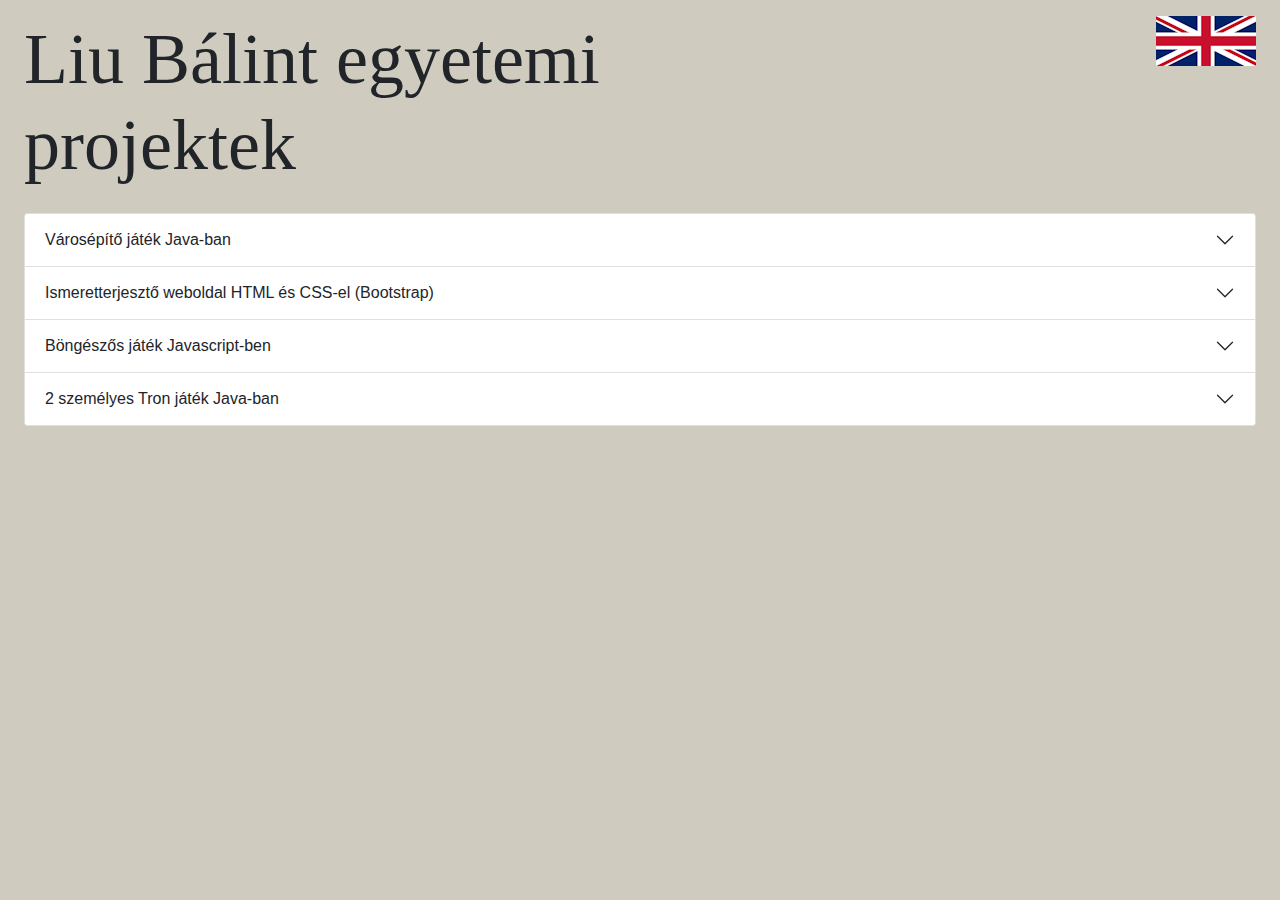
<file: index.html>
<!DOCTYPE html>
<html lang="en">

<head>
    <meta charset="UTF-8">
    <meta name="viewport" content="width=device-width, initial-scale=1.0">
    <link rel="stylesheet" href="css/bootstrap.min.css">
    <link rel="stylesheet" href="css/sajat.css">
    <title>Liu Bálint projektek</title>
</head>

<body>
    <div class="container-fluid px-4">
        <div class="row mt-3 mb-3">
            <div class="col">
                <h1 class="display-2">Liu Bálint egyetemi projektek</h1>
            </div>
            <div class="col">
                <a href="./en"><img class="float-end" src="images/flag_eng.png"></a>
            </div>
        </div>
        <div class="accordion">
            <div class="accordion-item"><!--gyorsfalu-->
                <h2 class="accordion-header gray">
                    <button class="accordion-button collapsed" type="button" data-bs-toggle="collapse"
                        data-bs-target="#collapseOne" aria-expanded="false" aria-controls="collapseOne">
                        Városépítő játék Java-ban
                    </button>
                </h2>
                <div id="collapseOne" class="accordion-collapse collapse" data-bs-parent="#accordionExample">
                    <div class="accordion-body">
                        <strong>Rövid leírás:</strong> A feladat egy városépítő szimulátor elkészítése volt kötelező és szabadon választható funkciókkal. A programozási nyelv-et a csapat választotta, nem volt kötelezően megadva.
                        A projektet 3 másik csoporttársammal oldottuk meg, és hogy gond nélkül tudjunk együtt dolgozni, GitLab-ot használtunk. A projektben Maven-nel 40 teszt ellenőrzi a helyes működést.
                        <br><a href="varos_epito_szimulator.pdf">Teljes feladatleírás megtekintése.</a>
                        <br><a href="downloads/gyorsfalu.jar" download>Csomagolt játék letöltése.</a>
                        <br><a href="downloads/gyorsfalu.zip" download>Intellij projekt letöltése.</a>
                        <br>Néhány kép a játékról és GitLab-ról:<br>
                        <img src="images/gyorsfalu/base.png">
                        <img src="images/gyorsfalu/stadium.png">
                        <img src="images/gyorsfalu/firefighter.png">
                        <img src="images/gyorsfalu/detail.png">
                        <img src="images/gyorsfalu/connection.png"><br>
                        <img class="bigger" src="images/gyorsfalu/wiki.png"><br>
                        <img src="images/gyorsfalu/rep_graph.png">
                        <img src="images/gyorsfalu/pipeline.png">
                    </div>
                </div>
            </div>
            <div class="accordion-item"><!--középkori oldal-->
                <h2 class="accordion-header">
                    <button class="accordion-button collapsed" type="button" data-bs-toggle="collapse"
                        data-bs-target="#collapseTwo" aria-expanded="false" aria-controls="collapseTwo">
                        Ismeretterjesztő weboldal HTML és CSS-el (Bootstrap)
                    </button>
                </h2>
                <div id="collapseTwo" class="accordion-collapse collapse" data-bs-parent="#accordionExample">
                    <div class="accordion-body">
                        <strong>Rövid leírás:</strong> A feladat egy általam választott témáról készíteni egy weboldalt számos feltétel alapján volt, például:
                        <ul>
                            <li>A weblap legalább négy, statikus HTML oldalból áll, a kezdőlap index.html néven lett elmentve. 
                                Minden HTML oldal, ami a csomagban van, be is van linkelve az oldalakra, nincs felesleges HTML állomány.
                            </li>
                            <li>Van olyan oldal, amelyben egy felhasználói élményt javító JavaScript kód van beillesztve (pl. választás alternatív stíluslapból, betűméret váltás, képgaléria, ...) 
                                A Bootstrap keretrendszer komponensei is elfogadhatóak ennél a pontnál (pl. Carousel).
                                </li>
                            <li>Alternatív, nagybetűs, nagy kontrasztú stílus változat elérhető a gyengénlátó felhasználók számára minden oldalon.
                            </li>
                        </ul>
                        <a href="downloads/oldal-feltetelek.xlsx" download>Teljes feladat-lista letöltése.</a><br>
                        <a href="kozepkor">Oldal megtekintése.</a><br>
                        <a href="downloads/honlap.zip" download>Projekt letöltése.</a>
                    </div>
                </div>
            </div>
            <div class="accordion-item"><!--lámpajáték-->
                <h2 class="accordion-header">
                    <button class="accordion-button collapsed" type="button" data-bs-toggle="collapse"
                        data-bs-target="#collapseThree" aria-expanded="false" aria-controls="collapseThree">
                        Böngészős játék Javascript-ben
                    </button>
                </h2>
                <div id="collapseThree" class="accordion-collapse collapse" data-bs-parent="#accordionExample">
                    <div class="accordion-body">
                        <strong>Rövid leírás:</strong> A feladat egy Lámpajáték elkészítése volt javascript-ben.
                        <br><a href="lampajatek">Játék és leírása megtekintése.</a>
                        <br><a href="js-kovetelmeny.pdf">Követelmények.</a>
                        <br><a href="downloads/js-jatek.zip" download>Projekt letöltése.</a>
                    </div>
                </div>
            </div>
            <div class="accordion-item"><!--Tron-->
                <h2 class="accordion-header">
                    <button class="accordion-button collapsed" type="button" data-bs-toggle="collapse"
                        data-bs-target="#collapseFour" aria-expanded="false" aria-controls="collapseFour">
                        2 személyes Tron játék Java-ban
                    </button>
                </h2>
                <div id="collapseFour" class="accordion-collapse collapse" data-bs-parent="#accordionExample">
                    <div class="accordion-body">
                        <strong>Rövid leírás:</strong> A feladat egy 2 személyes Tron játék elkészítése volt Java-ban.
                        <br><a href="tron-feladat.pdf">Teljes feladat megtekintése.</a>
                        <br><a href="downloads/tron.jar" download>Csomagolt Játék letöltése.</a> (Ui.: Ebben a .jar-ban nincs benne az adatbázis része, hogy anélkül is lehessen futtatni.)
                        <br><a href="downloads/tron.zip" download>Projekt letöltése.</a> (Ui.: Ebben a Netbeans projekt-ben viszont benne van az adatbázis rész is.)
                        <br><img src="images/tron/base.png">
                        <img src="images/tron/hs.png">

                    </div>
                </div>
            </div>
            <!--<div class="accordion-item"> C++
                <h2 class="accordion-header">
                    <button class="accordion-button collapsed" type="button" data-bs-toggle="collapse"
                        data-bs-target="#collapseFive" aria-expanded="false" aria-controls="collapseFive">
                        C++ osztály tömbök kezeléséhez
                    </button>
                </h2>
                <div id="collapseFive" class="accordion-collapse collapse" data-bs-parent="#accordionExample">
                    <div class="accordion-body">
                        <strong>Rövid leírás:</strong> A feladat egy c++ osztály írása volt, amivel könnyebben lehet használni a tömböket
                        <br><a href="downloads/arutil.zip" download>Fájlok letöltése.</a> (Ui.: A main.cpp a feladat része, és tartalmazza a teljes feladatleírást. Az én megoldásom csak az arutil.h)
                    </div>
                </div>
            </div>-->
        </div>
    </div>


    <script src="css/bootstrap.bundle.min.js"></script>
</body>

</html>
</file>
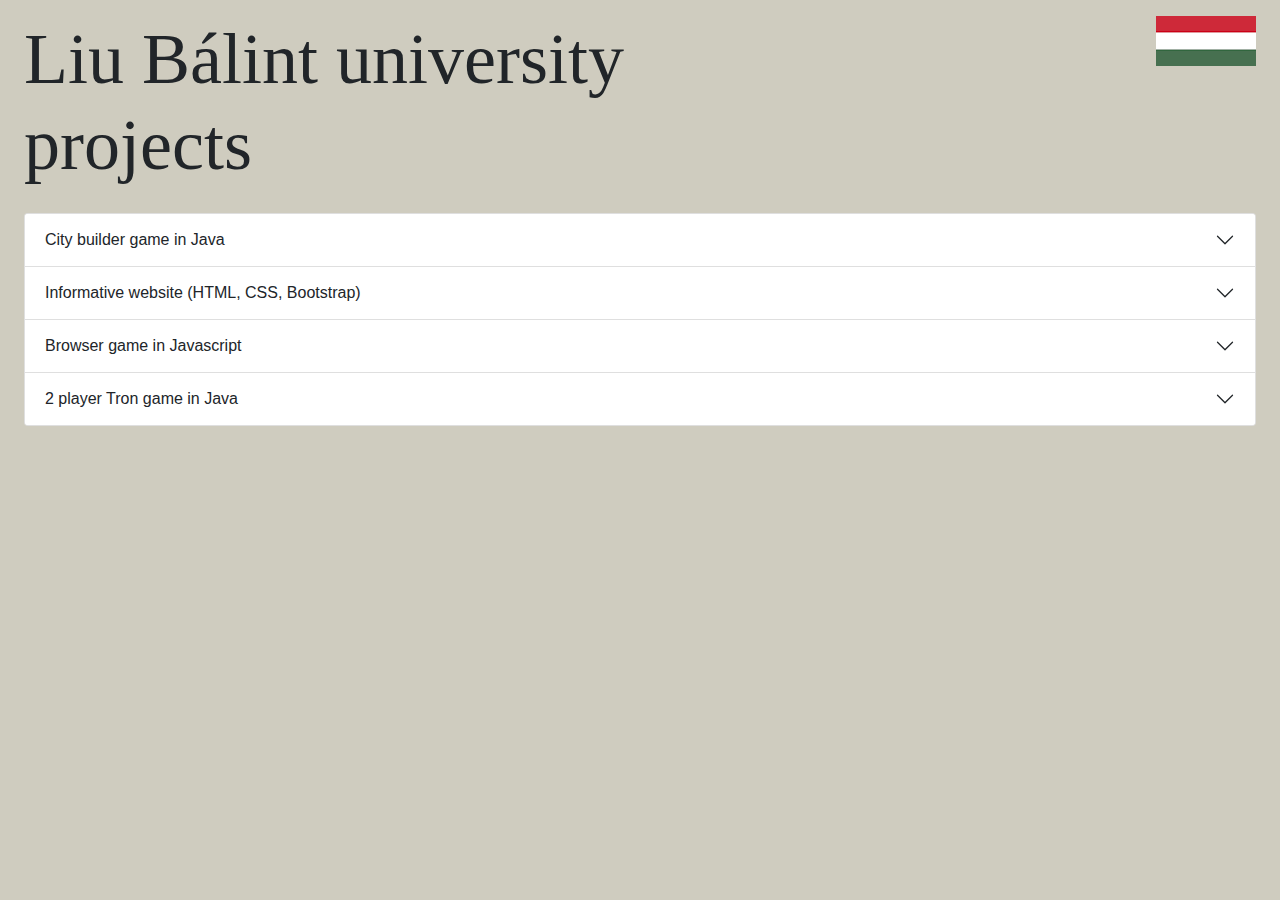
<file: en/index.html>
<!DOCTYPE html>
<html lang="en">

<head>
    <meta charset="UTF-8">
    <meta name="viewport" content="width=device-width, initial-scale=1.0">
    <link rel="stylesheet" href="../css/bootstrap.min.css">
    <link rel="stylesheet" href="../css/sajat.css">
    <title>Liu Bálint projektek</title>
</head>

<body>
    <div class="container-fluid px-4">
        <div class="row mt-3 mb-3">
            <div class="col">
                <h1 class="display-2">Liu Bálint university projects</h1>
            </div>
            <div class="col">
                <a href="../"><img class="float-end" src="../images/flag_hun.png"></a>
            </div>
        </div>
        <div class="accordion">
            <div class="accordion-item"><!--gyorsfalu-->
                <h2 class="accordion-header gray">
                    <button class="accordion-button collapsed" type="button" data-bs-toggle="collapse"
                        data-bs-target="#collapseOne" aria-expanded="false" aria-controls="collapseOne">
                        City builder game in Java
                    </button>
                </h2>
                <div id="collapseOne" class="accordion-collapse collapse" data-bs-parent="#accordionExample">
                    <div class="accordion-body">
                        <strong>Description:</strong> The assignment was to create a city building simulator with mandatory and optional functions. The programming language was chosen by the team.
                        The project was created with 3 other group members, and to work together, we used GitLab. We used Maven for the testing.
                        <br><a href="../varos_epito_szimulator.pdf">Full task-list(hungarian).</a>
                        <br><a href="../downloads/gyorsfalu.jar" download>Download packaged game.</a>
                        <br><a href="../downloads/gyorsfalu.zip" download>Download project files.</a>
                        <br>Pictures about the game and GitLab:<br>
                        <img src="../images/gyorsfalu/base.png">
                        <img src="../images/gyorsfalu/stadium.png">
                        <img src="../images/gyorsfalu/firefighter.png">
                        <img src="../images/gyorsfalu/detail.png">
                        <img src="../images/gyorsfalu/connection.png"><br>
                        <img class="bigger" src="../images/gyorsfalu/wiki.png"><br>
                        <img src="../images/gyorsfalu/rep_graph.png">
                        <img src="../images/gyorsfalu/pipeline.png">
                    </div>
                </div>
            </div>
            <div class="accordion-item"><!--középkori oldal-->
                <h2 class="accordion-header">
                    <button class="accordion-button collapsed" type="button" data-bs-toggle="collapse"
                        data-bs-target="#collapseTwo" aria-expanded="false" aria-controls="collapseTwo">
                        Informative website (HTML, CSS, Bootstrap)
                    </button>
                </h2>
                <div id="collapseTwo" class="accordion-collapse collapse" data-bs-parent="#accordionExample">
                    <div class="accordion-body">
                        <strong>Description:</strong> The assignment was to create a website on a topic of my choice.
                        <ul>
                            <li>The website contains at least four static HTML pages, where the home page is saved as index.html.
                                All HTML pages, that are included in the package are linked to the pages, there are no unnecessary HTML files.
                            </li>
                            <li>There is a page, where a JavaScript code that improves the user experience is inserted (for example: selection from an alternative style sheet, font size change, image gallery, ...)
                                The Bootstrap framework's components are also acceptable at this point (for example: Carousel).
                                </li>
                            <li>An alternative, uppercase, high-contrast style version is available for visually impaired users on all pages.
                            </li>
                        </ul>
                        <a href="../downloads/oldal-feltetelek.xlsx" download>Full task-list download(hungarian).</a><br>
                        <a href="../kozepkor">View the site(hungarian).</a><br>
                        <a href="../downloads/honlap.zip" download>Download the project files.</a>
                    </div>
                </div>
            </div>
            <div class="accordion-item"><!--lámpajáték-->
                <h2 class="accordion-header">
                    <button class="accordion-button collapsed" type="button" data-bs-toggle="collapse"
                        data-bs-target="#collapseThree" aria-expanded="false" aria-controls="collapseThree">
                        Browser game in Javascript
                    </button>
                </h2>
                <div id="collapseThree" class="accordion-collapse collapse" data-bs-parent="#accordionExample">
                    <div class="accordion-body">
                        <strong>Description:</strong> The assignment was to create a game with lamps in javascript.
                        <br><a href="../lampajatek">View the game(hungarian).</a>
                        <br><a href="../js-kovetelmeny.pdf">Tasks(hungarian).</a>
                        <br><a href="../downloads/js-jatek.zip" download>Download project files.</a>
                    </div>
                </div>
            </div>
            <div class="accordion-item"><!--Tron-->
                <h2 class="accordion-header">
                    <button class="accordion-button collapsed" type="button" data-bs-toggle="collapse"
                        data-bs-target="#collapseFour" aria-expanded="false" aria-controls="collapseFour">
                        2 player Tron game in Java
                    </button>
                </h2>
                <div id="collapseFour" class="accordion-collapse collapse" data-bs-parent="#accordionExample">
                    <div class="accordion-body">
                        <strong>Description:</strong> The assignment was to create a 2 player Tron game in Java.
                        <br><a href="../tron-feladat.pdf">Full task-list(hungarian).</a>
                        <br><a href="../downloads/tron.jar" download>Download packaged game.</a> (Ps.: The packaged game does not contain the database part, so the game can be run without it.)
                        <br><a href="../downloads/tron.zip" download>Download project files.</a> (Ps.: The project files contain the database part.)
                        <br><img src="../images/tron/base.png">
                        <img src="../images/tron/hs.png">

                    </div>
                </div>
            </div>
            <!--<div class="accordion-item"> C++
                <h2 class="accordion-header">
                    <button class="accordion-button collapsed" type="button" data-bs-toggle="collapse"
                        data-bs-target="#collapseFive" aria-expanded="false" aria-controls="collapseFive">
                        C++ osztály tömbök kezeléséhez
                    </button>
                </h2>
                <div id="collapseFive" class="accordion-collapse collapse" data-bs-parent="#accordionExample">
                    <div class="accordion-body">
                        <strong>Rövid leírás:</strong> A feladat egy c++ osztály írása volt, amivel könnyebben lehet használni a tömböket
                        <br><a href="../downloads/arutil.zip" download>Fájlok letöltése.</a> (Ui.: A main.cpp a feladat része, és tartalmazza a teljes feladatleírást. Az én megoldásom csak az arutil.h)
                    </div>
                </div>
            </div>-->
        </div>
    </div>


    <script src="../css/bootstrap.bundle.min.js"></script>
</body>

</html>
</file>
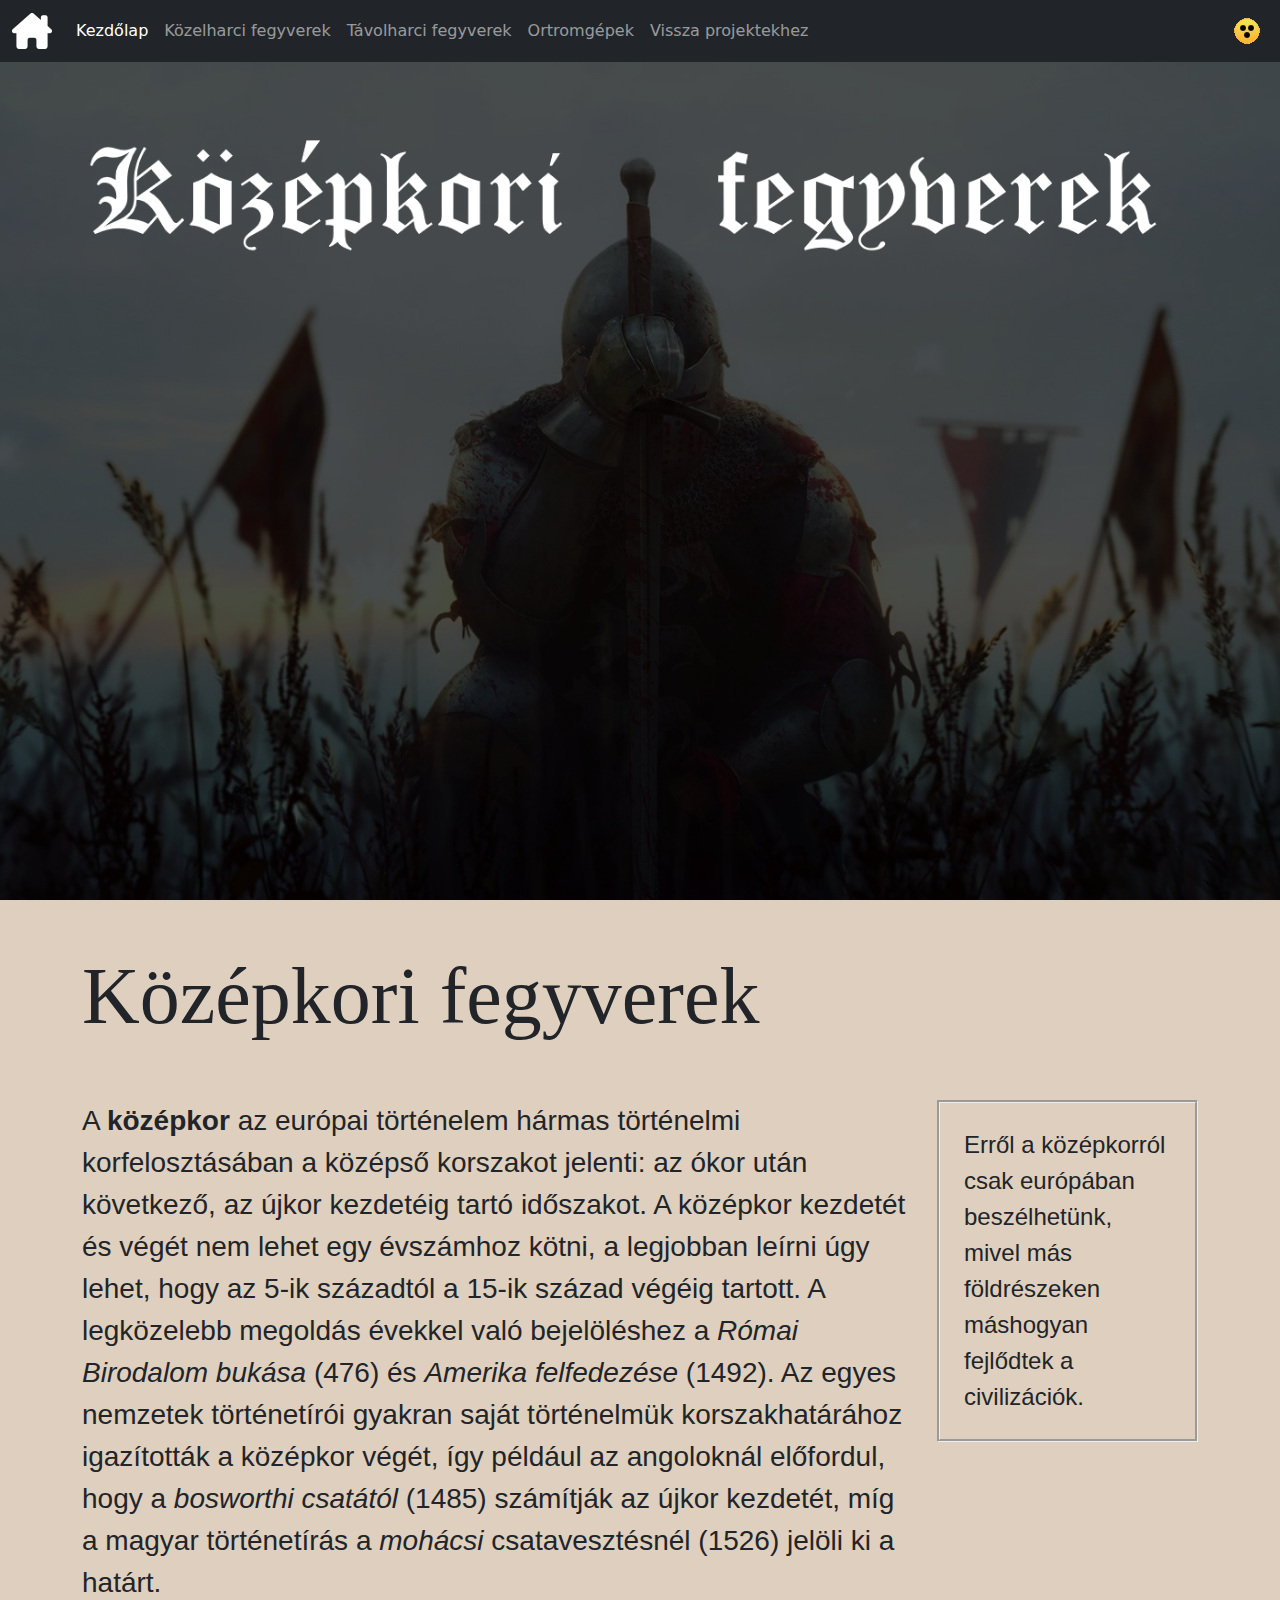
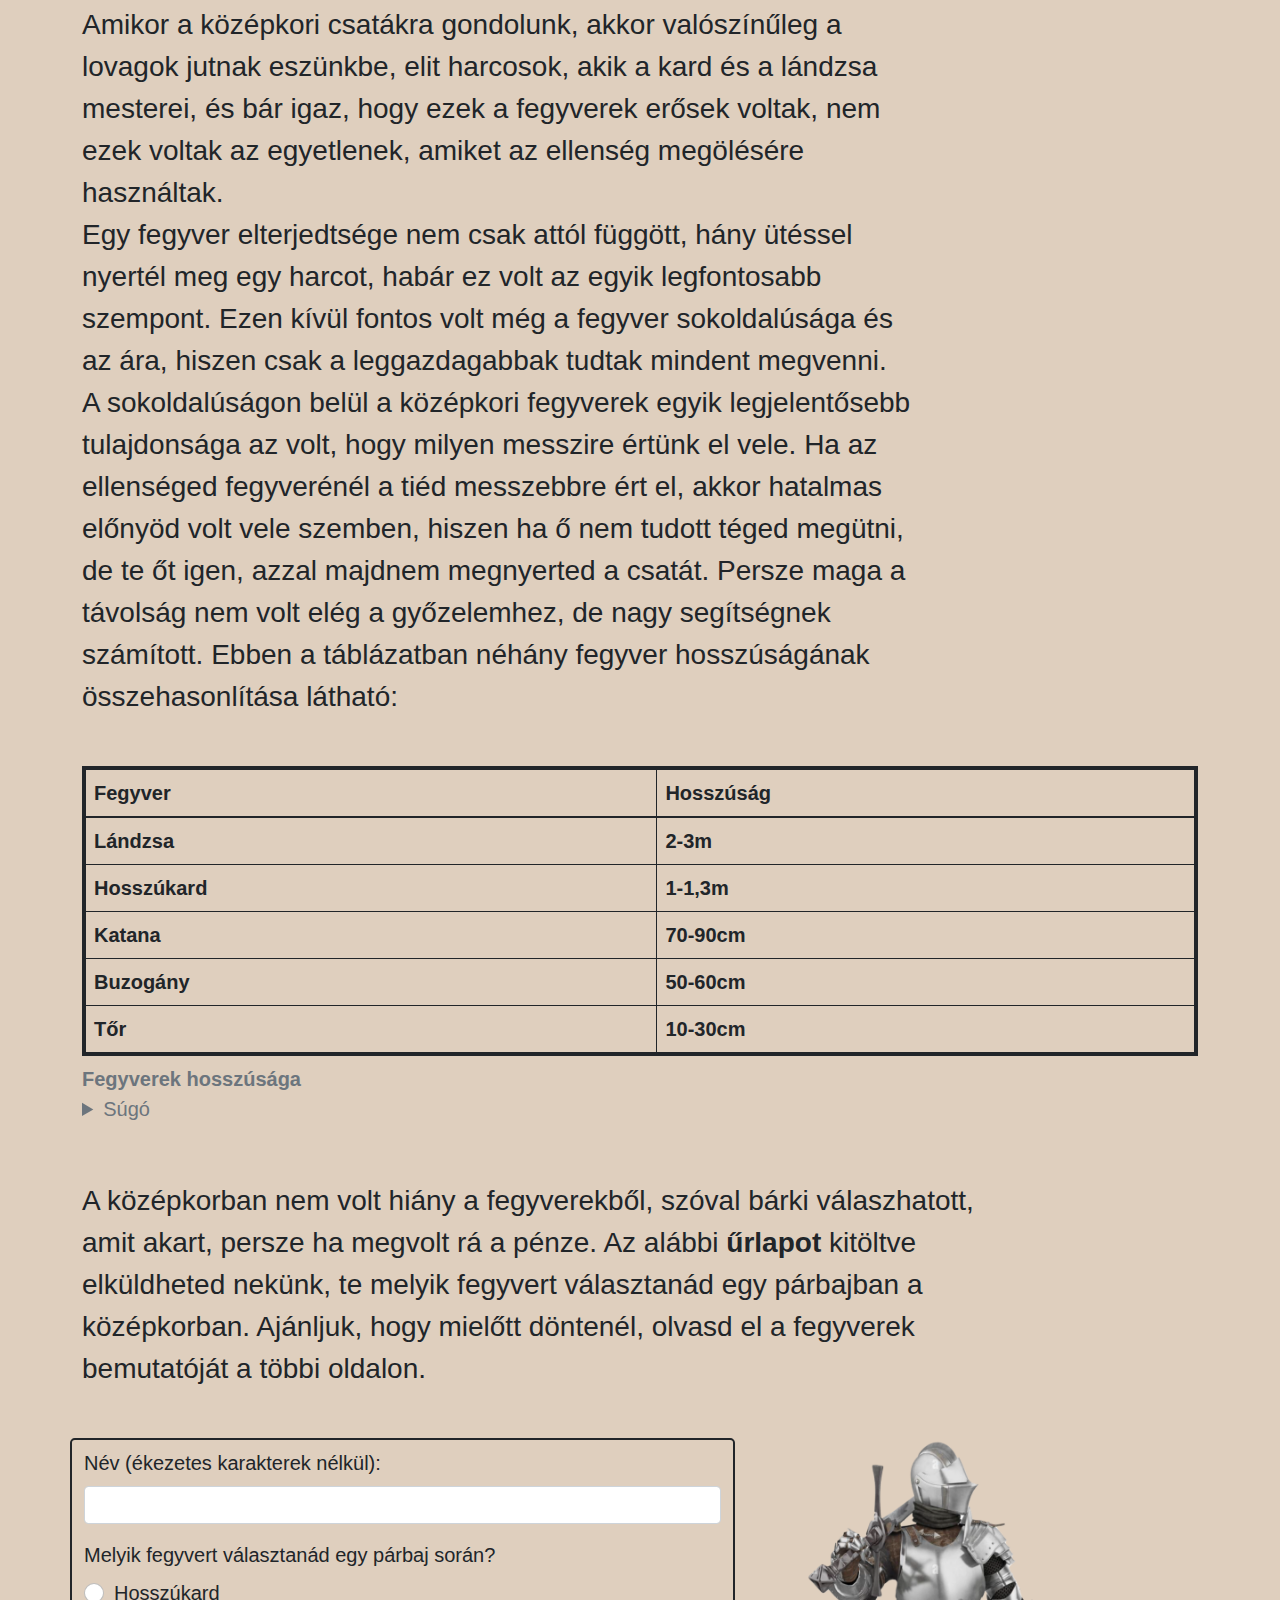
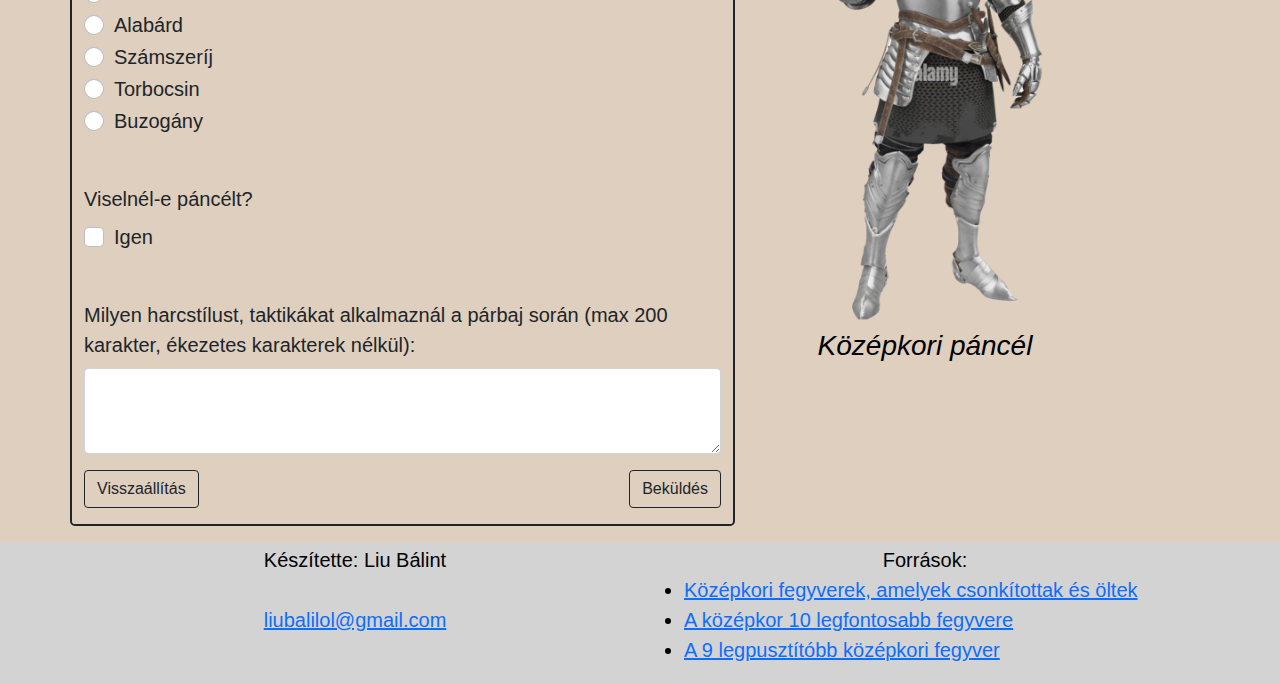
<file: kozepkor/index.html>
<!doctype html>
<html lang="hu">

<head>
  <meta charset="utf-8">
  <meta name="viewport" content="width=device-width, initial-scale=1">
  <link rel="stylesheet" href="css/bootstrap.min.css">
  <link rel="stylesheet" href="css/sajat.css">
  <link rel="stylesheet" media="print" href="css/print.css">
  <title>Középkori fegyverek - Webfejlesztés honlap</title>
</head>

<body>
  <a class="ugras" href="#ide">Ugras tartalomra</a>
  <!--Menü-->
  <nav class="navbar navbar-expand-lg fixed-top navbar-dark bg-dark">
    <div class="container-fluid">
      <a class="navbar-brand" href="#top"><img src="img/menuicon.png" alt="Menü"></a>
      <button class="navbar-toggler" type="button" data-bs-toggle="collapse" data-bs-target="#navbarSupportedContent"
        aria-controls="navbarSupportedContent" aria-expanded="false" aria-label="Toggle navigation">
        <span class="navbar-toggler-icon"></span>
      </button>
      <div class="collapse navbar-collapse" id="navbarSupportedContent">
        <ul class="navbar-nav me-auto mb-2 mb-lg-0">
          <li class="nav-item">
            <a class="nav-link active" id="main" href="#top">Kezdőlap</a>
          </li>
          <li class="nav-item">
            <a class="nav-link" href="k">Közelharci fegyverek</a>
          </li>
          <li class="nav-item">
            <a class="nav-link" href="t">Távolharci fegyverek</a>
          </li>
          <li class="nav-item">
            <a class="nav-link" href="o">Ortromgépek</a>
          </li>
          <li class="nav-item">
            <a class="nav-link" href="../">Vissza projektekhez</a>
          </li>
        </ul>
        <ul class="navbar-nav ms-auto">
          <li class="nav-item">
            <a class="nav-link" href="" id="activate-high-contrast"><img src="img/gyenge.png" alt="Gyengénlátó mód"></a>
            <a class="nav-link noborder" href="" id="activate-normal"><img src="img/gyenge.png" alt="Normál mód"></a>
          </li>
        </ul>
      </div>
    </div>
  </nav>
  <!--Háttér-->
  <div class="hatter_title d-flex d-none d-lg-block justify-content-center align-items-center"></div>  
  <div class="hatter_notitle d-flex d-lg-none justify-content-center align-items-center"></div>
  <!--Cím-->
  <a id="ide"></a>
  <div class="container">
    <section>
      <div class="row mt-5 mb-5">
        <h1 class="display-1">Középkori fegyverek</h1>
      </div>

      <!--Szöveg-->
      <div class="row mb-5">
        <div class="col-12 col-lg-9 fs-3">
          A <b>középkor</b> az európai történelem hármas történelmi korfelosztásában a középső
          korszakot jelenti: az ókor után következő, az újkor kezdetéig tartó időszakot. A középkor kezdetét és végét
          nem
          lehet egy évszámhoz kötni, a legjobban leírni úgy lehet, hogy az 5-ik századtól a 15-ik század végéig tartott.
          A
          legközelebb megoldás évekkel való bejelöléshez a <i>Római Birodalom bukása</i> (476) és <i>Amerika felfedezése</i> (1492).
          Az
          egyes nemzetek történetírói gyakran saját történelmük korszakhatárához igazították a középkor végét, így
          például
          az angoloknál előfordul, hogy a <i>bosworthi csatától</i> (1485) számítják az újkor kezdetét, míg a magyar
          történetírás
          a <i>mohácsi</i> csatavesztésnél (1526) jelöli ki a határt.<br>
          Amikor a középkori csatákra gondolunk, akkor valószínűleg a lovagok jutnak eszünkbe, elit harcosok, akik a
          kard
          és a lándzsa mesterei, és bár igaz, hogy ezek a fegyverek erősek voltak, nem ezek voltak az egyetlenek, amiket
          az ellenség megölésére használtak.<br>
          Egy fegyver elterjedtsége nem csak attól függött, hány ütéssel nyertél meg egy harcot, habár ez volt az egyik
          legfontosabb szempont. Ezen kívül fontos volt még a fegyver sokoldalúsága és az ára, hiszen csak a
          leggazdagabbak tudtak mindent megvenni.<br>
          A sokoldalúságon belül a középkori fegyverek egyik legjelentősebb tulajdonsága az volt, hogy milyen messzire
          értünk el vele. Ha az ellenséged fegyverénél a tiéd messzebbre ért el, akkor hatalmas előnyöd volt vele
          szemben,
          hiszen ha ő nem tudott téged megütni, de te őt igen, azzal majdnem megnyerted a csatát. Persze maga a távolság
          nem
          volt elég a győzelemhez, de nagy segítségnek számított. Ebben a táblázatban néhány fegyver hosszúságának
          összehasonlítása látható:
        </div>
        <div class="col-12 col-lg-3 fs-4">
          <aside>Erről a középkorról csak európában beszélhetünk, mivel más földrészeken máshogyan fejlődtek a civilizációk.</aside>
        </div>
      </div>
      <!--Táblázat-->
      <table class="table table-transparent table-hover table-bordered border border-4 border-dark fs-5 mb-5">
        <caption><strong>Fegyverek hosszúsága</strong>
          <details>
            <summary>Súgó</summary>
            A táblázatban néhány hírhedtebb középkori fegyver hosszúságát tüntetjük fel.
          </details></caption>
        <thead>
          <tr>
            <th scope="col">Fegyver</th>
            <th scope="col">Hosszúság</th>
          </tr>
        </thead>
        <tbody>
          <tr>
            <th scope="col">Lándzsa</th>
            <th scope="col">2-3m</th>
          </tr>
          <tr>
            <th scope="col">Hosszúkard</th>
            <th scope="col">1-1,3m</th>
          </tr>
          <tr>
            <th scope="col">Katana</th>
            <th scope="col">70-90cm</th>
          </tr>
          <tr>
            <th scope="col">Buzogány</th>
            <th scope="col">50-60cm</th>
          </tr>
          <tr>
            <th scope="col">Tőr</th>
            <th scope="col">10-30cm</th>
          </tr>
        </tbody>
      </table>
    </section>

    <div class="row mb-5">
      <div class="col-12 col-lg-10 fs-3">A középkorban nem volt hiány a fegyverekből, szóval bárki válaszhatott, amit akart,
        persze ha megvolt rá a pénze. Az alábbi <b>űrlapot</b> kitöltve elküldheted nekünk, te melyik fegyvert választanád
        egy
        párbajban a középkorban. Ajánljuk, hogy mielőtt döntenél, olvasd el a fegyverek bemutatóját a többi oldalon.
      </div>
    </div>
    <!--Űrlap-->
    <div class="row mb-3">
      <div class="col-12 col-lg-7 fs-5 border border-2 border-dark rounded-3">
        <form action="mailto:liubalilol@gmail.com?Subject=Párbaj" method="post" enctype="text/plain">
          <div class="mb-5 mt-2">
            <div class="mb-3">
              <label for="name" class="form-label">Név (ékezetes karakterek nélkül):</label>
              <input type="text" class="form-control" name="Nev" id="name" maxlength="50">
            </div>
            <label class="form-label">Melyik fegyvert választanád egy párbaj során?</label>
            <div class="form-check">
              <input class="form-check-input" value="Hosszukard" type="radio" name="Fegyver" id="flexRadioDefault1">
              <label class="form-check-label" for="flexRadioDefault1">
                Hosszúkard
              </label>
            </div>
            <div class="form-check">
              <input class="form-check-input" value="Alabard" type="radio" name="Fegyver" id="flexRadioDefault2">
              <label class="form-check-label" for="flexRadioDefault2">
                Alabárd
              </label>
            </div>
            <div class="form-check">
              <input class="form-check-input" value="Szamszerij" type="radio" name="Fegyver" id="flexRadioDefault3">
              <label class="form-check-label" for="flexRadioDefault3">
                Számszeríj
              </label>
            </div>
            <div class="form-check">
              <input class="form-check-input" value="Torbocsin" type="radio" name="Fegyver" id="flexRadioDefault4">
              <label class="form-check-label" for="flexRadioDefault4">
                Torbocsin
              </label>
            </div>
            <div class="form-check">
              <input class="form-check-input" value="Buzogany" type="radio" name="Fegyver" id="flexRadioDefault5">
              <label class="form-check-label" for="flexRadioDefault5">
                Buzogány
              </label>
            </div>
          </div>
          <div class="mb-5">
            <label class="form-label">Viselnél-e páncélt?</label>
            <div class="form-check">
              <input class="form-check-input" name="Pancel" type="checkbox" value="Igen" id="Pancel">
              <label class="form-check-label" for="Pancel">Igen
              </label>
            </div>
          </div>
          <div class="mb-3">
            <label for="szoveg" class="form-label">Milyen harcstílust, taktikákat alkalmaznál a párbaj során (max 200 karakter, ékezetes karakterek nélkül):</label>
            <textarea class="form-control" name="Taktika" id="szoveg" rows="3" maxlength="200"></textarea>
          </div>
          <div class="mb-3">
            <button type="reset" class="btn btn-outline-dark">Visszaállítás</button>
            <button type="submit" class="btn btn-outline-dark float-end">Beküldés</button>
          </div>
        </form>

      </div>
      <div class="col-12 col-lg-4 fs-3">
        <figure>
          <a href="img/armor_ext.png" target="_blank">
            <img src="img/armor.png" alt="Középkori páncél karddal a vállán" class="center img-fluid pkepw">
          </a>
          <figcaption>Középkori páncél</figcaption>
        </figure>
      </div>
    </div>
  </div>
  <footer>
    <div class="container">
      <div class="row">
        <div class="col-12 col-md-5 col-lg-6 fs-5">
          Készítette: Liu Bálint<br>
          <div class="d-none d-lg-block"><br></div>
          <a href="mailto:liubalilol@gmail.com">liubalilol@gmail.com</a>
        </div>
        <div class="col-12 col-md-7 col-lg-6 fs-5">
          Források:<br>
          <ul>
            <li><a href="https://www.history.com/news/medieval-weapons-knights-middle-ages" target="_blank"
                class="link">Középkori
                fegyverek, amelyek
                csonkítottak és öltek</a></li>
            <li><a href="https://www.medievalists.net/2020/01/most-important-weapons-middle-ages/" target="_blank"
                class="link">A
                középkor 10
                legfontosabb fegyvere</a></li>
            <li><a href="https://historylists.org/other/9-of-the-most-devistating-medieval-weapons.html" target="_blank"
                class="link">A 9
                legpusztítóbb középkori fegyver</a></li>
          </ul>
        </div>
      </div>
    </div>
  </footer>

  <script src="css/bootstrap.bundle.min.js"></script>
  <script src="css/css-switch.js"></script>
</body>

</html>
</file>
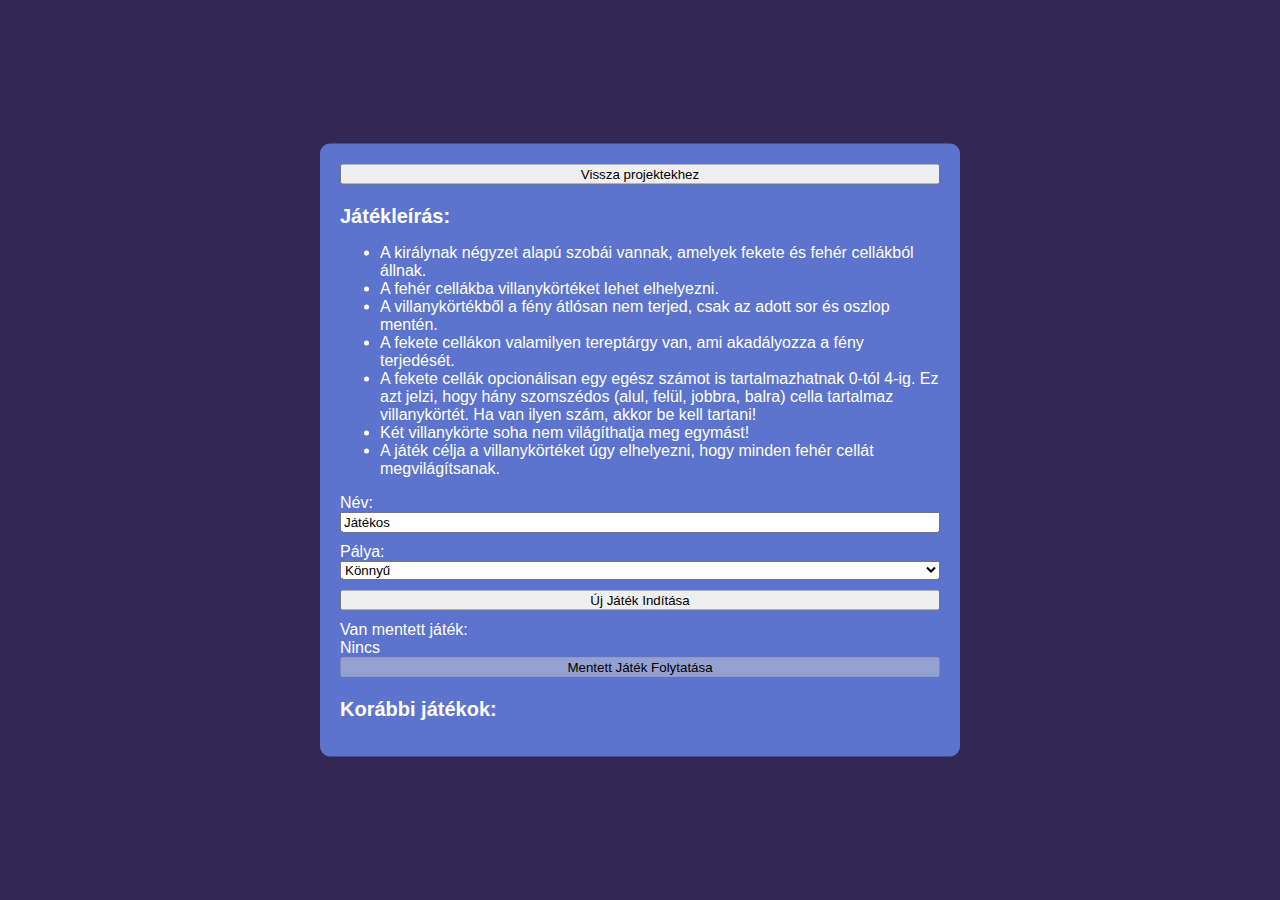
<file: lampajatek/index.html>
<!DOCTYPE html>
<html lang="en">

<head>
    <meta charset="UTF-8">
    <meta http-equiv="X-UA-Compatible" content="IE=edge">
    <meta name="viewport" content="width=device-width, initial-scale=1.0">
    <title>Document</title>
    <link rel="stylesheet" href="style.css">
</head>

<body>
    <div id="menu" style="padding: 20px;">
        <form action="../">
            <input type="submit" value="Vissza projektekhez" />
        </form>
        <h1>Játékleírás:</h1>
        <ul>
            <li>A királynak négyzet alapú szobái vannak, amelyek fekete és fehér cellákból állnak.</li>
            <li>A fehér cellákba villanykörtéket lehet elhelyezni.</li>
            <li>A villanykörtékből a fény átlósan nem terjed, csak az adott sor és oszlop mentén.</li>
            <li>A fekete cellákon valamilyen tereptárgy van, ami akadályozza a fény terjedését.</li>
            <li>A fekete cellák opcionálisan egy egész számot is tartalmazhatnak 0-tól 4-ig. Ez azt jelzi, hogy hány
                szomszédos (alul, felül, jobbra, balra) cella tartalmaz villanykörtét. Ha van ilyen szám, akkor be kell
                tartani!</li>
            <li>Két villanykörte soha nem világíthatja meg egymást!</li>
            <li>A játék célja a villanykörtéket úgy elhelyezni, hogy minden fehér cellát megvilágítsanak.</li>
        </ul>
        <form>
            <label for="name1">Név: </label>
            <input type="text" id="name" placeholder="Játékos neve" value="Játékos">
            <label for="map">Pálya: </label>
            <select name="map" id="map">
                <option value="map1">Könnyű</option>
                <option value="map2">Haladó</option>
                <option value="map3">Extrém</option>
            </select>
            <input type="button" id="start" value="Új Játék Indítása">
            Van mentett játék:<a id="isSaved"></a>
            <input type="button" id="continue" value="Mentett Játék Folytatása" disabled>
        </form>
        <h1>Korábbi játékok:</h1>
        <ul id="games">

        </ul>
    </div>

    <div style="padding: 20px;" id="game" hidden>
        <h1 id="output"></h1>
        <table>
            <tbody></tbody>
        </table>
        <h1 id="time"></h1>
        <input type="button" value="Játék mentése" id="saveGame">
    </div>
</body>
<script type="module" src="index.js"></script>

</html>
</file>
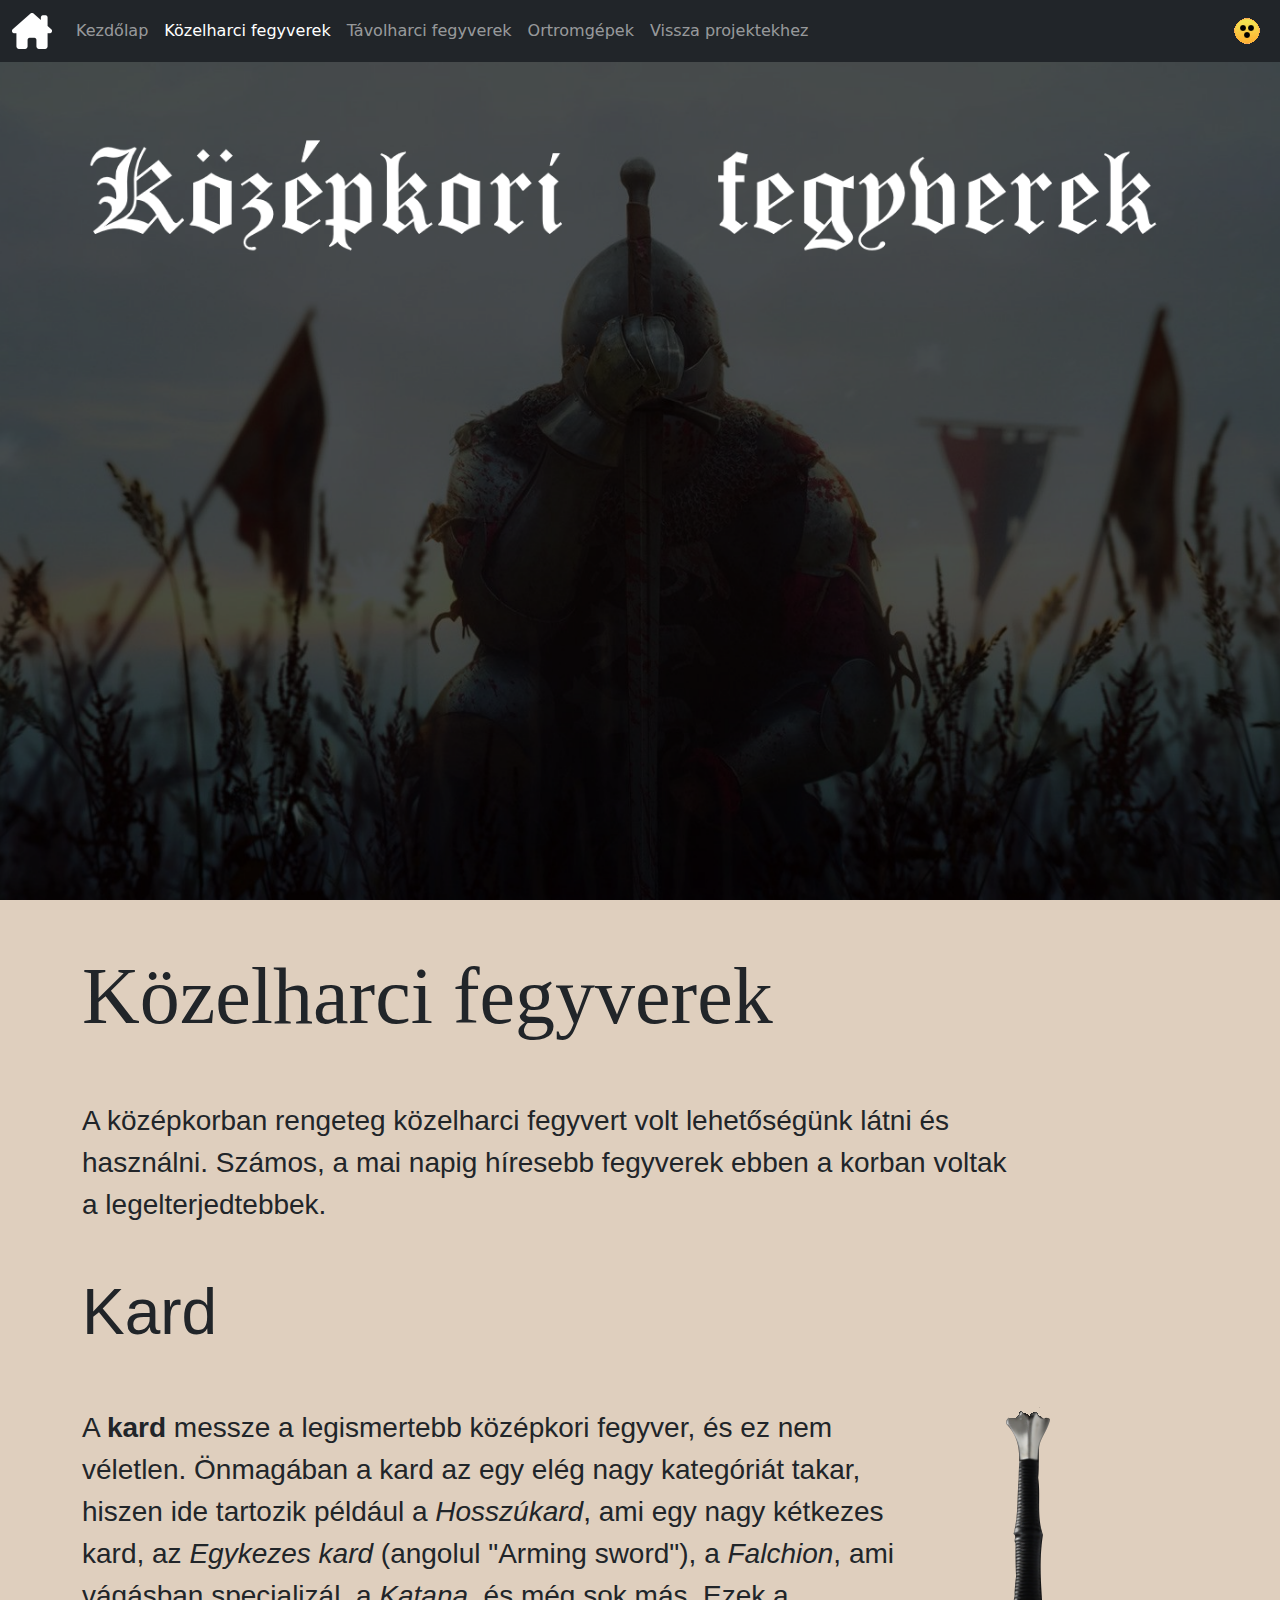
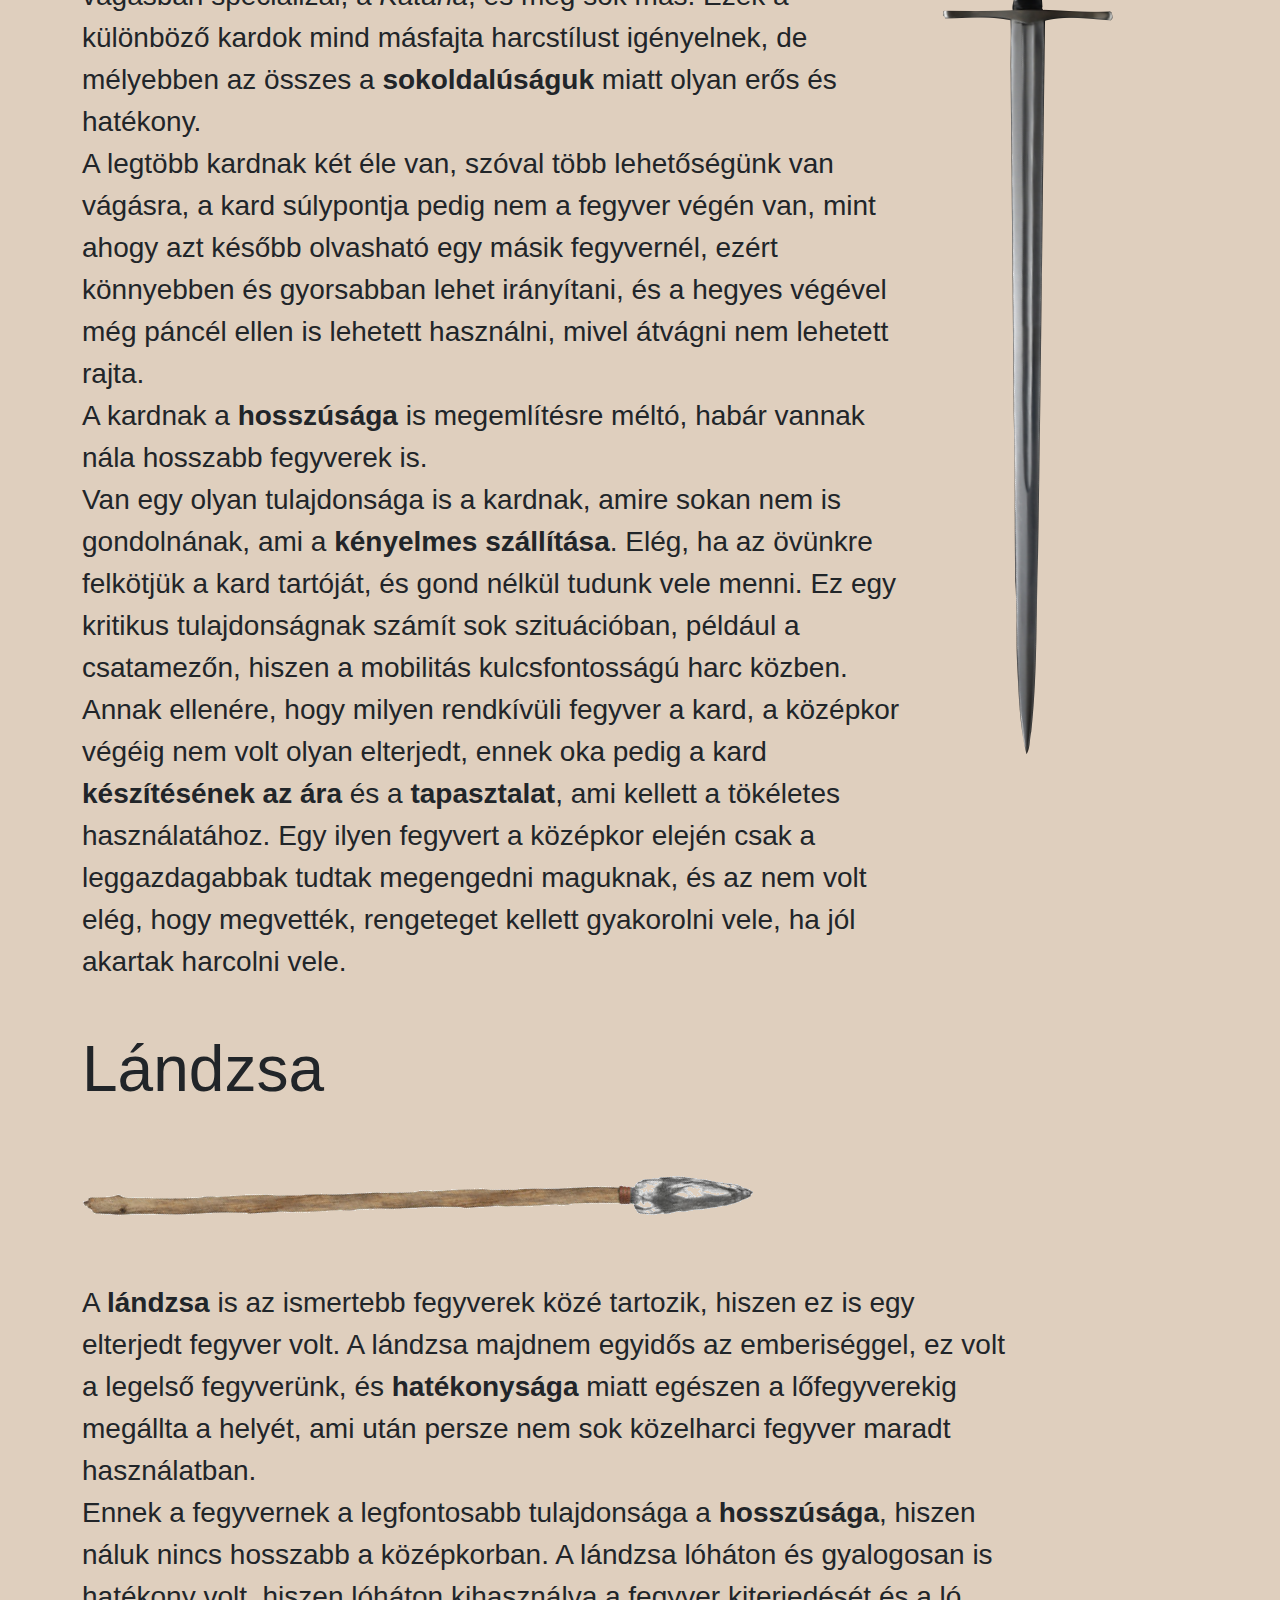
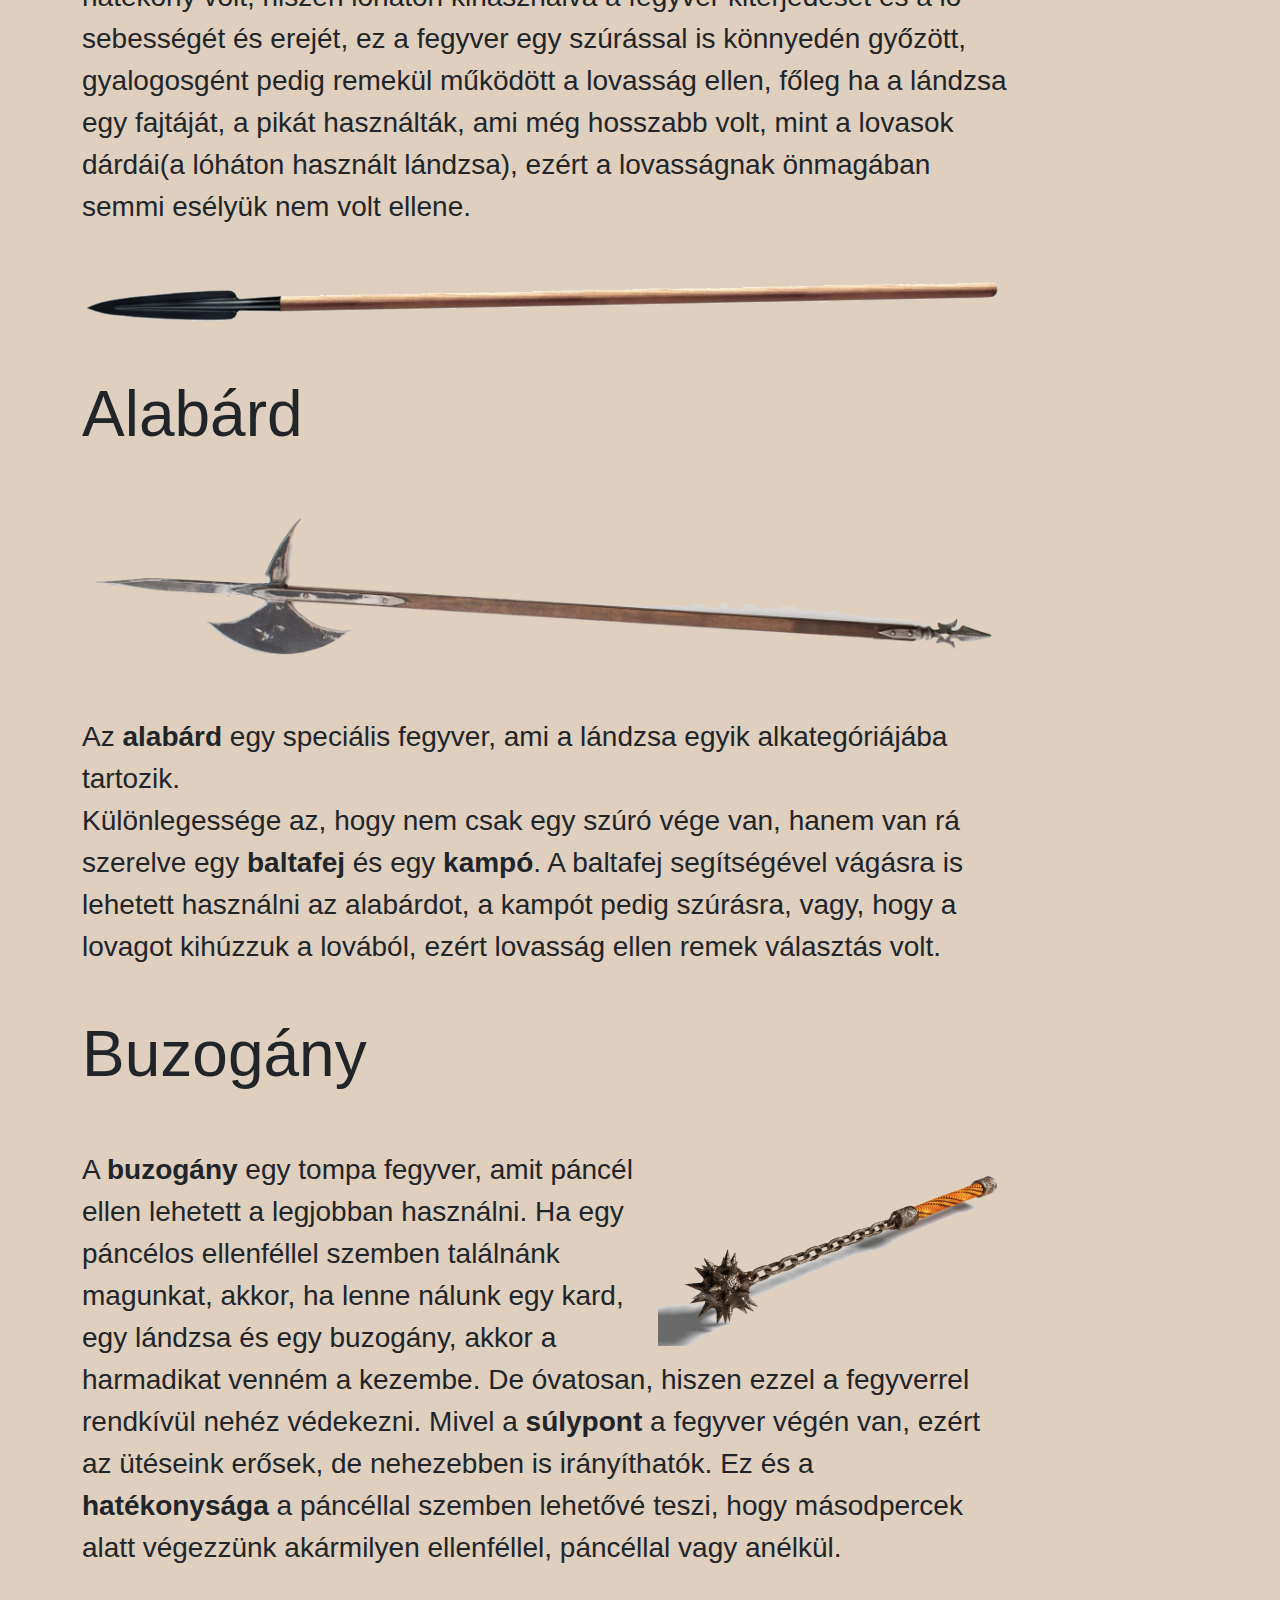
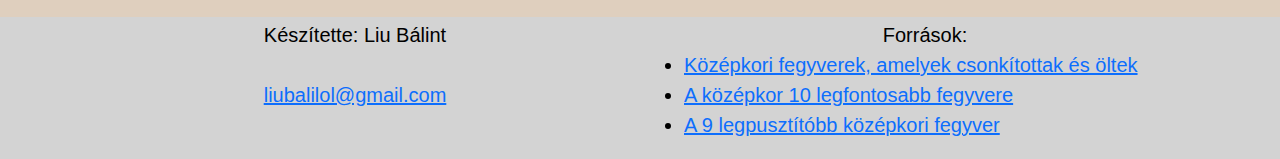
<file: kozepkor/k/index.html>
<!doctype html>
<html lang="hu">

<head>
    <meta charset="utf-8">
    <meta name="viewport" content="width=device-width, initial-scale=1">
    <link rel="stylesheet" href="../css/bootstrap.min.css">
    <link rel="stylesheet" href="../css/sajat.css">
    <link rel="stylesheet" media="print" href="../css/print.css">
    <title>Közelharci fegyverek - Webfejlesztés honlap</title>
</head>

<body>
    <a class="ugras" href="#ide">Ugras tartalomra</a>
    <!--Menü-->
    <nav class="navbar navbar-expand-lg fixed-top navbar-dark bg-dark">
        <div class="container-fluid">
            <a class="navbar-brand" href="../"><img src="../img/menuicon.png" alt="Menü"></a>
            <button class="navbar-toggler" type="button" data-bs-toggle="collapse"
                data-bs-target="#navbarSupportedContent" aria-controls="navbarSupportedContent" aria-expanded="false"
                aria-label="Toggle navigation">
                <span class="navbar-toggler-icon"></span>
            </button>
            <div class="collapse navbar-collapse" id="navbarSupportedContent">
                <ul class="navbar-nav me-auto mb-2 mb-lg-0">
                    <li class="nav-item">
                        <a class="nav-link" aria-current="page" href="../">Kezdőlap</a>
                    </li>
                    <li class="nav-item">
                        <a class="nav-link active" href="#top">Közelharci fegyverek</a>
                    </li>
                    <li class="nav-item">
                        <a class="nav-link" href="../t">Távolharci fegyverek</a>
                    </li>
                    <li class="nav-item">
                        <a class="nav-link" href="../o">Ortromgépek</a>
                    </li>
                    <li class="nav-item">
                        <a class="nav-link" href="../../">Vissza projektekhez</a>
                    </li>
                </ul>
                <ul class="navbar-nav ms-auto">
                    <li class="nav-item">
                        <a class="nav-link" href="" id="activate-high-contrast"><img src="../img/gyenge.png"
                                alt="Gyengénlátó mód"></a>
                        <a class="nav-link noborder" href="" id="activate-normal"><img src="../img/gyenge.png"
                                alt="Normál mód"></a>
                    </li>
                </ul>
            </div>
        </div>
    </nav>
    <!--Háttér-->
    <div class="hatter_title d-flex d-none d-lg-block"></div>
    <div class="hatter_notitle d-flex d-lg-none"></div>
    <!--Cím-->
    <a id="ide"></a>
    <div class="container">
        <header>
            <div class="row mt-5 mb-5">
                <h1 class="display-1">Közelharci fegyverek</h1>
            </div>

            <div class="row mb-5">
                <div class="col-12 col-md-11 col-lg-10 fs-3">
                    A középkorban rengeteg közelharci fegyvert volt lehetőségünk látni és használni. Számos, a mai napig
                    híresebb fegyverek ebben a korban voltak a legelterjedtebbek.
                </div>
            </div>
        </header>
        <!--Szöveg-->

        <article>
            <div class="row mb-5">
                <h2 class="display-3">Kard</h2>
            </div>

            <div class="row mb-5">
                <div class="col-12 col-md-10 col-lg-9 fs-3">
                    A <b>kard</b> messze a legismertebb középkori fegyver, és ez nem véletlen. Önmagában a kard az egy
                    elég
                    nagy
                    kategóriát takar, hiszen ide tartozik például a <i>Hosszúkard</i>, ami egy nagy kétkezes kard, az
                    <i>Egykezes kard</i>
                    (angolul <span lang="en">"Arming sword"</span>), a <i>Falchion</i>, ami vágásban specializál, a
                    <i>Katana</i>, és még sok
                    más. Ezek a
                    különböző kardok mind másfajta harcstílust igényelnek, de mélyebben az összes a
                    <b>sokoldalúságuk</b> miatt
                    olyan erős és hatékony. <br>A legtöbb kardnak két éle van, szóval több lehetőségünk van vágásra, a
                    kard
                    súlypontja pedig nem a fegyver végén van, mint ahogy azt később olvasható egy másik fegyvernél,
                    ezért
                    könnyebben és
                    gyorsabban lehet irányítani, és a hegyes végével még páncél ellen is lehetett használni, mivel
                    átvágni nem lehetett rajta. <br>A kardnak a <b>hosszúsága</b> is megemlítésre méltó, habár vannak
                    nála
                    hosszabb
                    fegyverek is. <br>Van egy olyan tulajdonsága is a kardnak, amire sokan nem is gondolnának, ami a
                    <b>kényelmes
                        szállítása</b>. Elég, ha az övünkre felkötjük a kard tartóját, és gond nélkül tudunk vele menni.
                    Ez egy
                    kritikus tulajdonságnak számít sok szituációban, például a csatamezőn, hiszen a mobilitás
                    kulcsfontosságú harc közben. <br>Annak ellenére, hogy milyen
                    rendkívüli fegyver a kard, a középkor végéig nem volt olyan elterjedt, ennek oka pedig a kard
                    <b>készítésének az ára</b> és a <b>tapasztalat</b>, ami kellett a tökéletes használatához. Egy ilyen
                    fegyvert a
                    középkor elején csak a leggazdagabbak tudtak megengedni maguknak, és az nem volt elég, hogy
                    megvették,
                    rengeteget kellett gyakorolni vele, ha jól akartak harcolni vele.
                </div>
                <div class="d-none d-md-block col-md-2 col-lg-3">
                    <img src="../img/sword.png" class="pkep" alt="Középkori hosszúard függőlegesen">
                </div>
                <div class="d-md-none col-12">
                    <img src="../img/sword_sideways.png" class="img-fluid pkep" alt="Középkori hosszúkard vízszintesen">
                </div>
            </div>
        </article>

        <article>
            <div class="row mb-5">
                <h2 class="display-3">Lándzsa</h2>
            </div>

            <div class="row mb-5">
                <div class="col-12 col-md-11 col-lg-10">
                    <img src="../img/ancient_spear.png" class="img-fluid pkep" alt="Ősi lándzsa">
                </div>
            </div>

            <div class="row mb-5">
                <div class="col-12 col-md-11 col-lg-10 fs-3">
                    A <b>lándzsa</b> is az ismertebb fegyverek közé tartozik, hiszen ez is egy elterjedt fegyver volt. A
                    lándzsa
                    majdnem egyidős az emberiséggel, ez volt a legelső fegyverünk, és <b>hatékonysága</b> miatt egészen
                    a
                    lőfegyverekig megállta a helyét, ami után persze nem sok közelharci fegyver maradt használatban.
                    <br>Ennek a
                    fegyvernek a legfontosabb tulajdonsága a <b>hosszúsága</b>, hiszen náluk nincs hosszabb a
                    középkorban. A
                    lándzsa lóháton és gyalogosan is hatékony volt, hiszen lóháton kihasználva a fegyver kiterjedését és
                    a
                    ló sebességét és erejét, ez a fegyver egy szúrással is könnyedén győzött, gyalogosgént pedig remekül
                    működött a lovasság ellen, főleg ha a lándzsa egy fajtáját, a pikát használták, ami még hosszabb
                    volt,
                    mint a lovasok dárdái(a lóháton használt lándzsa), ezért a lovasságnak önmagában semmi esélyük nem volt ellene.
                </div>
            </div>

            <div class="row mb-5">
                <div class="col-12 col-md-11 col-lg-10">
                    <img src="../img/medieval_spear.png" class="img-fluid pkep" alt="Középkori lándzsa">
                </div>
            </div>
        </article>

        <article>
            <div class="row mb-5">
                <h2 class="display-3">Alabárd</h2>
            </div>

            <div class="row mb-5">
                <div class="col-12 col-md-11 col-lg-10">
                    <img src="../img/halberd.png" class="img-fluid pkep" alt="Alabárd">
                </div>
            </div>

            <div class="row mb-5">
                <div class="col-12 col-md-11 col-lg-10 fs-3">
                    Az <b>alabárd</b> egy speciális fegyver, ami a lándzsa egyik alkategóriájába tartozik.
                    <br>Különlegessége az,
                    hogy
                    nem csak egy szúró vége van, hanem van rá szerelve egy <b>baltafej</b> és egy <b>kampó</b>. A
                    baltafej
                    segítségével
                    vágásra is lehetett használni az alabárdot, a kampót pedig szúrásra, vagy, hogy a lovagot kihúzzuk a
                    lovából, ezért lovasság ellen remek választás volt.
                </div>
            </div>
        </article>

        <article>
            <div class="row mb-5">
                <h2 class="display-3">Buzogány</h2>
            </div>

            <div class="row mb-5">
                <div class="col-12 d-block d-md-none">
                    <a href="../img/chained_mace_ext.png" target="_blank">
                        <img src="../img/chained_mace.png" alt="Láncos buzogány" class="float-end ms-3 img-fluid pkeph">
                    </a>
                </div>
                <div class="col-12 col-md-11 col-lg-10 fs-3">
                    <div class="d-none d-md-block">
                        <a href="../img/chained_mace_ext.png" target="_blank">
                            <img src="../img/chained_mace.png" alt="Láncos buzogány"
                                class="float-end ms-3 img-fluid pkeph">
                        </a>
                    </div>
                    A <b>buzogány</b> egy tompa fegyver, amit páncél ellen lehetett a legjobban használni. Ha egy
                    páncélos ellenféllel
                    szemben
                    találnánk magunkat, akkor, ha lenne nálunk egy kard, egy lándzsa és egy buzogány, akkor a harmadikat
                    venném a kezembe. De óvatosan, hiszen ezzel a fegyverrel rendkívül nehéz védekezni. Mivel a
                    <b>súlypont</b> a fegyver végén van, ezért az ütéseink erősek, de
                    nehezebben is irányíthatók. Ez és a <b>hatékonysága</b> a páncéllal szemben lehetővé teszi, hogy
                    másodpercek
                    alatt végezzünk akármilyen ellenféllel, páncéllal vagy anélkül.
                </div>
            </div>
        </article>

    </div>
    <footer>
        <div class="container">
            <div class="row">
                <div class="col-12 col-md-5 col-lg-6 fs-5">
                    Készítette: Liu Bálint<br>
                    <div class="d-none d-lg-block"><br></div>
                    <a href="mailto:liubalilol@gmail.com">liubalilol@gmail.com</a>
                </div>
                <div class="col-12 col-md-7 col-lg-6 fs-5">
                    Források:<br>
                    <ul>
                        <li><a href="https://www.history.com/news/medieval-weapons-knights-middle-ages" target="_blank"
                                class="link">Középkori
                                fegyverek, amelyek
                                csonkítottak és öltek</a></li>
                        <li><a href="https://www.medievalists.net/2020/01/most-important-weapons-middle-ages/"
                                target="_blank" class="link">A
                                középkor 10
                                legfontosabb fegyvere</a></li>
                        <li><a href="https://historylists.org/other/9-of-the-most-devistating-medieval-weapons.html"
                                target="_blank" class="link">A 9
                                legpusztítóbb középkori fegyver</a></li>
                    </ul>
                </div>
            </div>
        </div>
    </footer>

    <script src="../css/bootstrap.bundle.min.js"></script>
    <script src="../css/css-switch.js"></script>
</body>

</html>
</file>
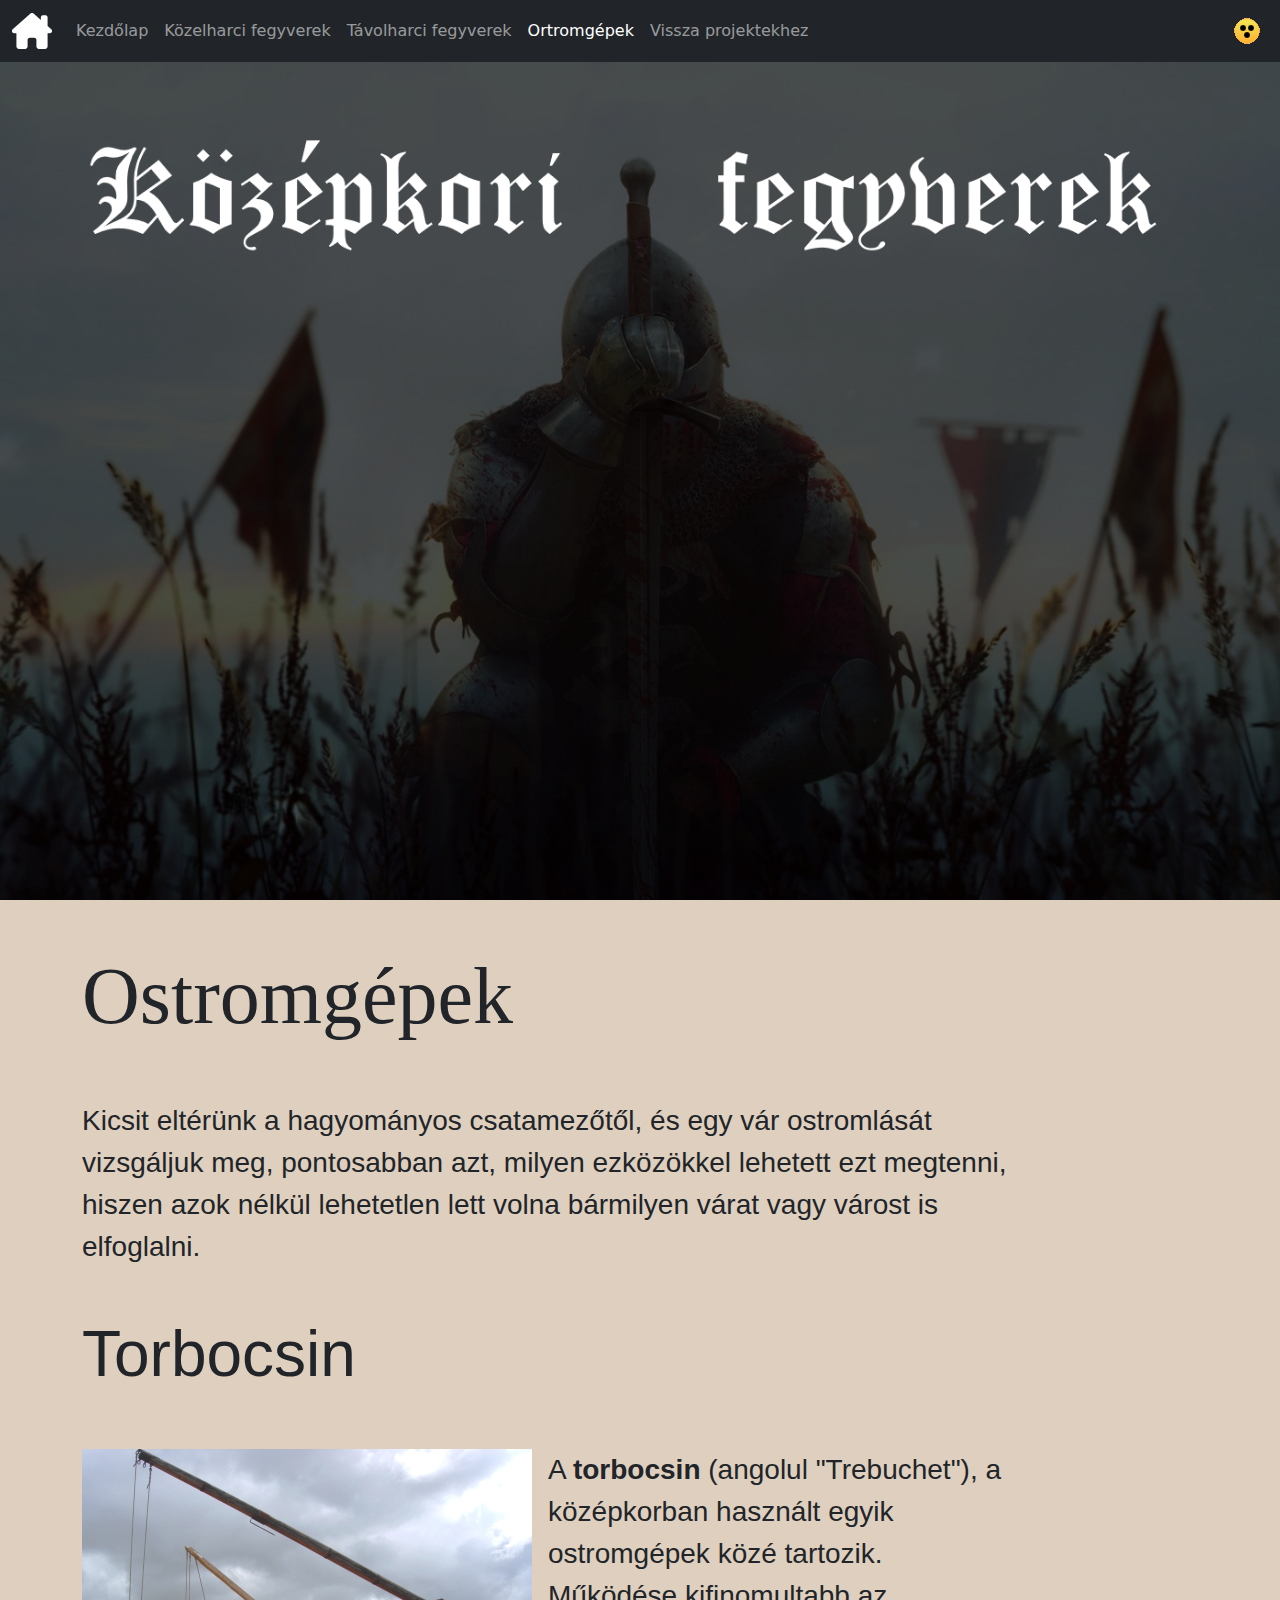
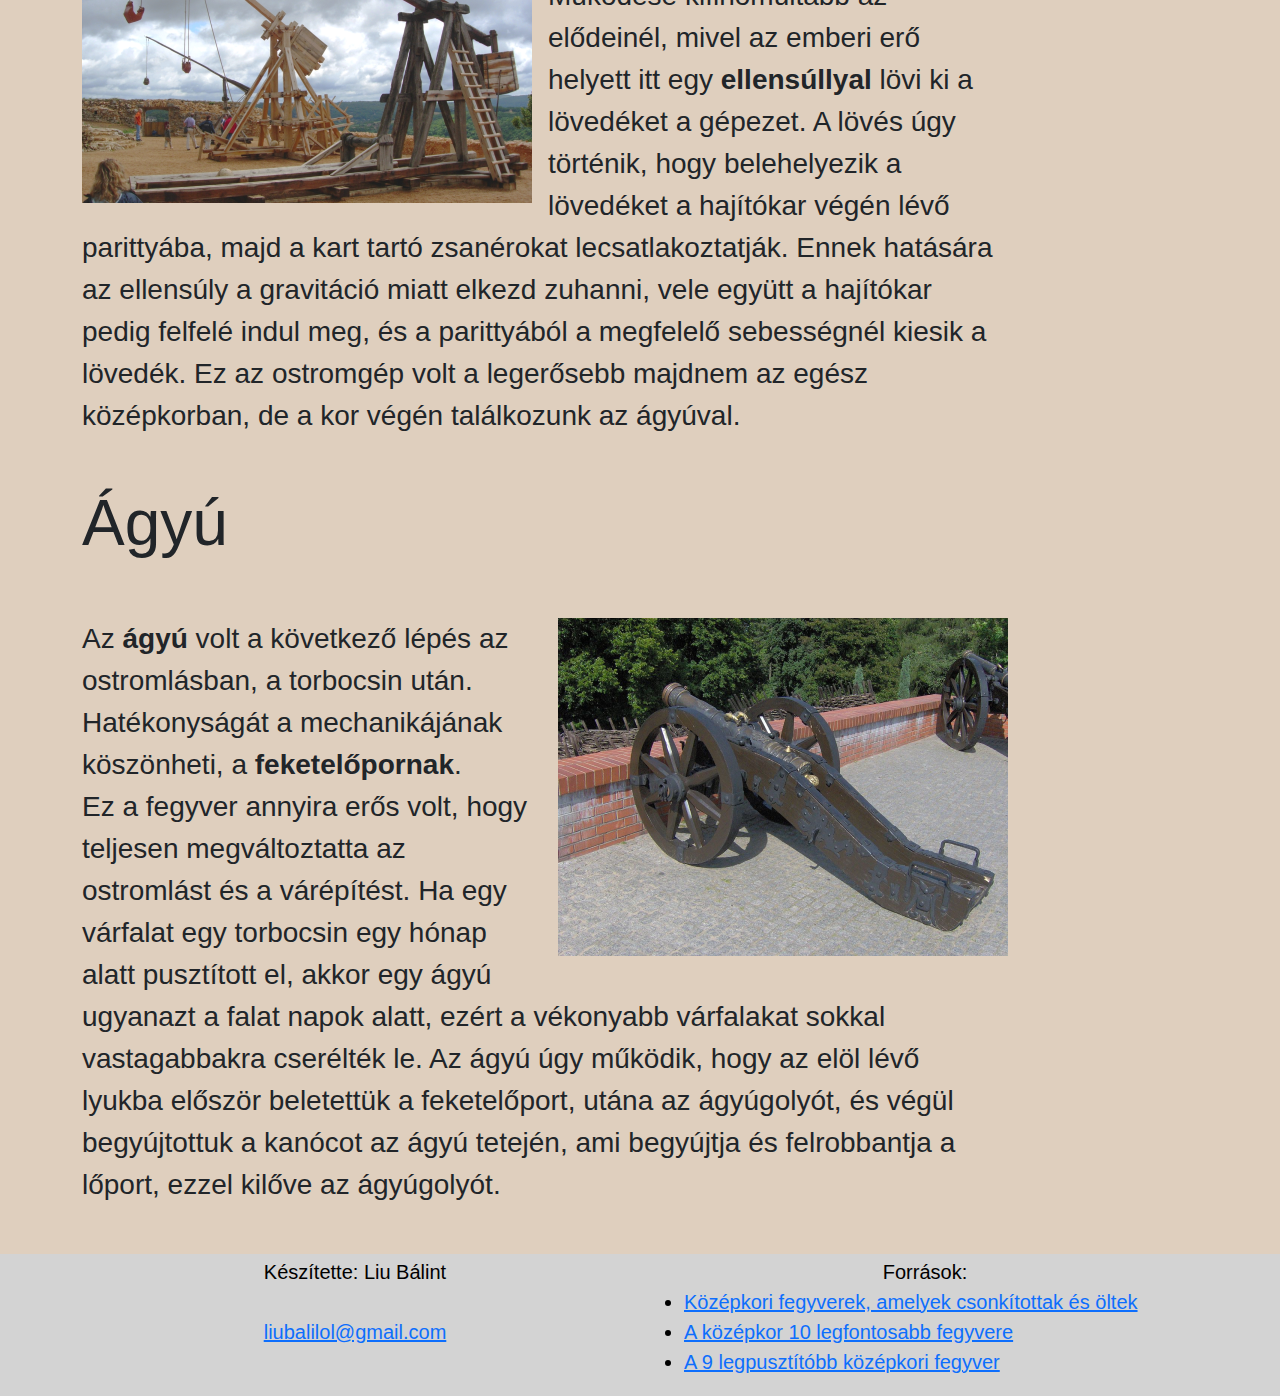
<file: kozepkor/o/index.html>
<!doctype html>
<html lang="hu">

<head>
    <meta charset="utf-8">
    <meta name="viewport" content="width=device-width, initial-scale=1">
    <link rel="stylesheet" href="../css/bootstrap.min.css">
    <link rel="stylesheet" href="../css/sajat.css">
    <link rel="stylesheet" media="print" href="../css/print.css">
    <title>Ostromgépek - Webfejlesztés honlap</title>
</head>

<body>
    <a class="ugras" href="#ide">Ugras tartalomra</a>
    <!--Menü-->
    <nav class="navbar navbar-expand-lg fixed-top navbar-dark bg-dark">
        <div class="container-fluid">
            <a class="navbar-brand" href="../"><img src="../img/menuicon.png" alt="Menü"></a>
            <button class="navbar-toggler" type="button" data-bs-toggle="collapse"
                data-bs-target="#navbarSupportedContent" aria-controls="navbarSupportedContent" aria-expanded="false"
                aria-label="Toggle navigation">
                <span class="navbar-toggler-icon"></span>
            </button>
            <div class="collapse navbar-collapse" id="navbarSupportedContent">
                <ul class="navbar-nav me-auto mb-2 mb-lg-0">
                    <li class="nav-item">
                        <a class="nav-link" aria-current="page" href="../">Kezdőlap</a>
                    </li>
                    <li class="nav-item">
                        <a class="nav-link" href="../k">Közelharci fegyverek</a>
                    </li>
                    <li class="nav-item">
                        <a class="nav-link" href="../t">Távolharci fegyverek</a>
                    </li>
                    <li class="nav-item">
                        <a class="nav-link active" href="#top">Ortromgépek</a>
                    </li>
                    <li class="nav-item">
                        <a class="nav-link" href="../../">Vissza projektekhez</a>
                    </li>
                </ul>
                <ul class="navbar-nav ms-auto">
                    <li class="nav-item">
                        <a class="nav-link" href="" id="activate-high-contrast"><img src="../img/gyenge.png" alt="Gyengénlátó mód"></a>
                        <a class="nav-link noborder" href="" id="activate-normal"><img src="../img/gyenge.png" alt="Normál mód"></a>
                    </li>
                </ul>
            </div>
        </div>
    </nav>
    <!--Háttér-->
    <div class="hatter_title d-flex d-none d-lg-block justify-content-center align-items-center"></div>
    <div class="hatter_notitle d-flex d-lg-none justify-content-center align-items-center"></div>
    <!--Cím-->
    <a id="ide"></a>
    <div class="container">
        <header>
            <div class="row mt-5 mb-5">
                <h1 class="display-1">Ostromgépek</h1>
            </div>

            <div class="row mb-5">
                <div class="col-lg-10 fs-3">
                    Kicsit eltérünk a hagyományos csatamezőtől, és egy vár ostromlását vizsgáljuk meg, pontosabban azt,
                    milyen ezközökkel lehetett ezt megtenni, hiszen azok nélkül lehetetlen lett volna bármilyen várat vagy
                    várost is elfoglalni.
                </div>
            </div>
        </header>

        <!--Szöveg-->

        <article>
            <div class="row mb-5">
                <h2 class="display-3">Torbocsin</h2>
            </div>

            <div class="row mb-5">
                <div class="col-12 d-block d-md-none">
                    <a href="../img/trebuchet_ext.png" target="_blank">
                        <img src="../img/trebuchet.png" alt="Torbocsinok a várfalnál, környékében emberek" class="float-start me-3 img-fluid pkepw">
                    </a>
                </div>
                <div class="col-12 col-lg-10 fs-3">
                    <div class="d-none d-md-block">
                        <a href="../img/trebuchet_ext.png" target="_blank">
                            <img src="../img/trebuchet.png" alt="Torbocsinok a várfalnál, környékében emberek" class="float-start me-3 img-fluid pkepw">
                        </a>
                    </div>
                    A <b>torbocsin</b> (angolul <span lang="en">"Trebuchet"</span>), a középkorban használt egyik ostromgépek közé tartozik.
                    <br>Működése
                    kifinomultabb az elődeinél, mivel az emberi erő helyett itt egy <b>ellensúllyal</b> lövi ki a lövedéket a
                    gépezet. A lövés úgy történik, hogy belehelyezik a lövedéket a hajítókar végén lévő parittyába, majd
                    a
                    kart tartó zsanérokat lecsatlakoztatják. Ennek hatására az ellensúly a gravitáció miatt elkezd
                    zuhanni,
                    vele együtt a hajítókar pedig felfelé indul meg, és a parittyából a megfelelő sebességnél kiesik a
                    lövedék. Ez az ostromgép volt a legerősebb majdnem az egész középkorban, de a kor végén találkozunk
                    az
                    ágyúval.
                </div>
            </div>
        </article>

        <article>
            <div class="row mb-5">
                <h2 class="display-3">Ágyú</h2>
            </div>

            <div class="row mb-5">
                <div class="col-12 d-block d-md-none">
                    <a href="../img/cannon_ext.png" target="_blank">
                        <img src="../img/cannon.png" alt="Ágyú várfalnál" class="float-end ms-3 img-fluid pkepw">
                    </a>
                </div>
                <div class="col-12 col-lg-10 fs-3">
                    <div class="d-none d-md-block">
                        <a href="../img/cannon_ext.png" target="_blank">
                            <img src="../img/cannon.png" alt="Ágyú várfalnál" class="float-end ms-3 img-fluid pkepw">
                        </a>
                    </div>
                    Az <b>ágyú</b> volt a következő lépés az ostromlásban, a torbocsin után. Hatékonyságát a
                    mechanikájának
                    köszönheti, a <b>feketelőpornak</b>. <br>Ez a fegyver annyira erős volt, hogy teljesen megváltoztatta az
                    ostromlást
                    és a várépítést. Ha egy várfalat egy torbocsin egy hónap alatt pusztított el, akkor egy ágyú
                    ugyanazt a
                    falat napok alatt, ezért a vékonyabb várfalakat sokkal vastagabbakra cserélték le. Az ágyú úgy
                    működik,
                    hogy az elöl lévő lyukba először beletettük a feketelőport, utána az ágyúgolyót, és végül
                    begyújtottuk a
                    kanócot az ágyú tetején, ami begyújtja és felrobbantja a lőport, ezzel kilőve az ágyúgolyót.
                </div>
            </div>
        </article>

    </div>
    <footer>
        <div class="container">
            <div class="row">
                <div class="col-12 col-md-5 col-lg-6 fs-5">
                    Készítette: Liu Bálint<br>
                    <div class="d-none d-lg-block"><br></div>
                    <a href="mailto:liubalilol@gmail.com">liubalilol@gmail.com</a>
                </div>
                <div class="col-12 col-md-7 col-lg-6 fs-5">
                    Források:<br>
                    <ul>
                        <li><a href="https://www.history.com/news/medieval-weapons-knights-middle-ages" target="_blank"
                                class="link">Középkori
                                fegyverek, amelyek
                                csonkítottak és öltek</a></li>
                        <li><a href="https://www.medievalists.net/2020/01/most-important-weapons-middle-ages/"
                                target="_blank" class="link">A
                                középkor 10
                                legfontosabb fegyvere</a></li>
                        <li><a href="https://historylists.org/other/9-of-the-most-devistating-medieval-weapons.html"
                                target="_blank" class="link">A 9
                                legpusztítóbb középkori fegyver</a></li>
                    </ul>
                </div>
            </div>
        </div>
    </footer>

    <script src="../css/bootstrap.bundle.min.js"></script>
    <script src="../css/css-switch.js"></script>
</body>

</html>
</file>
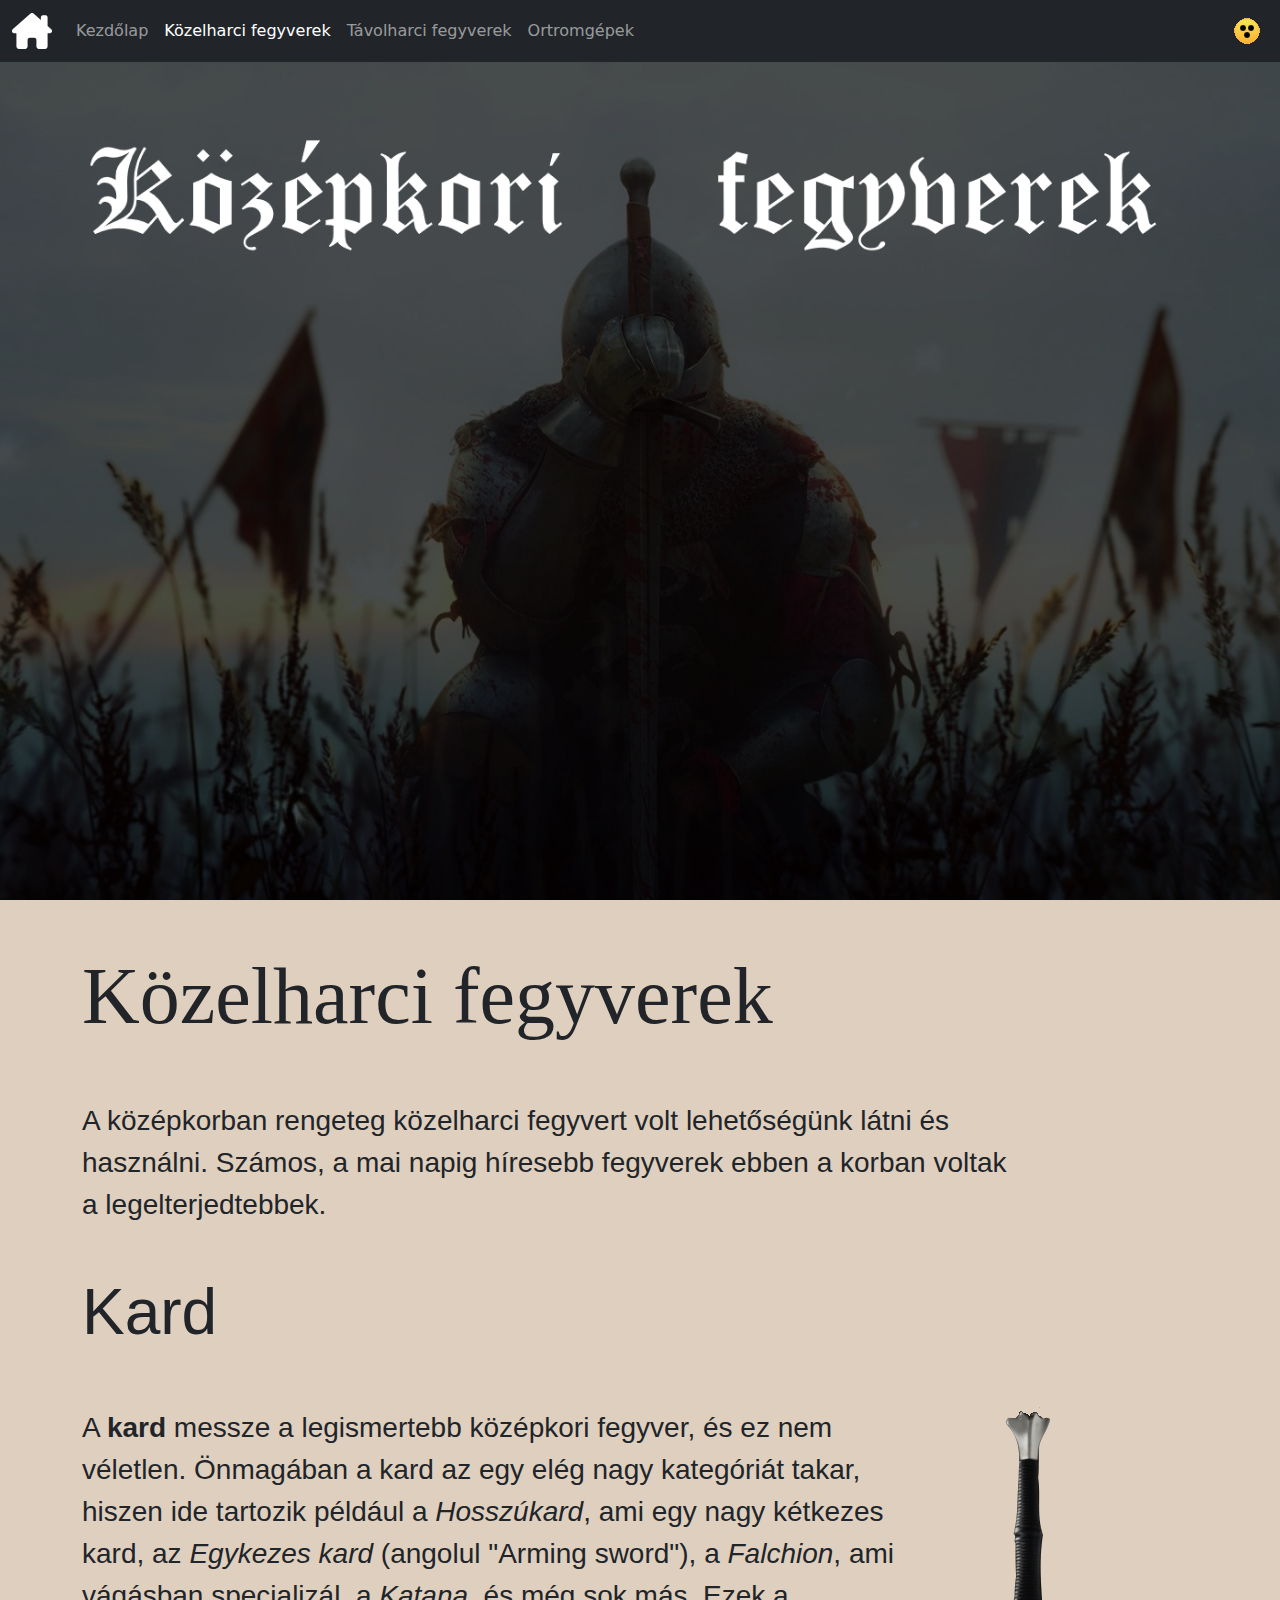
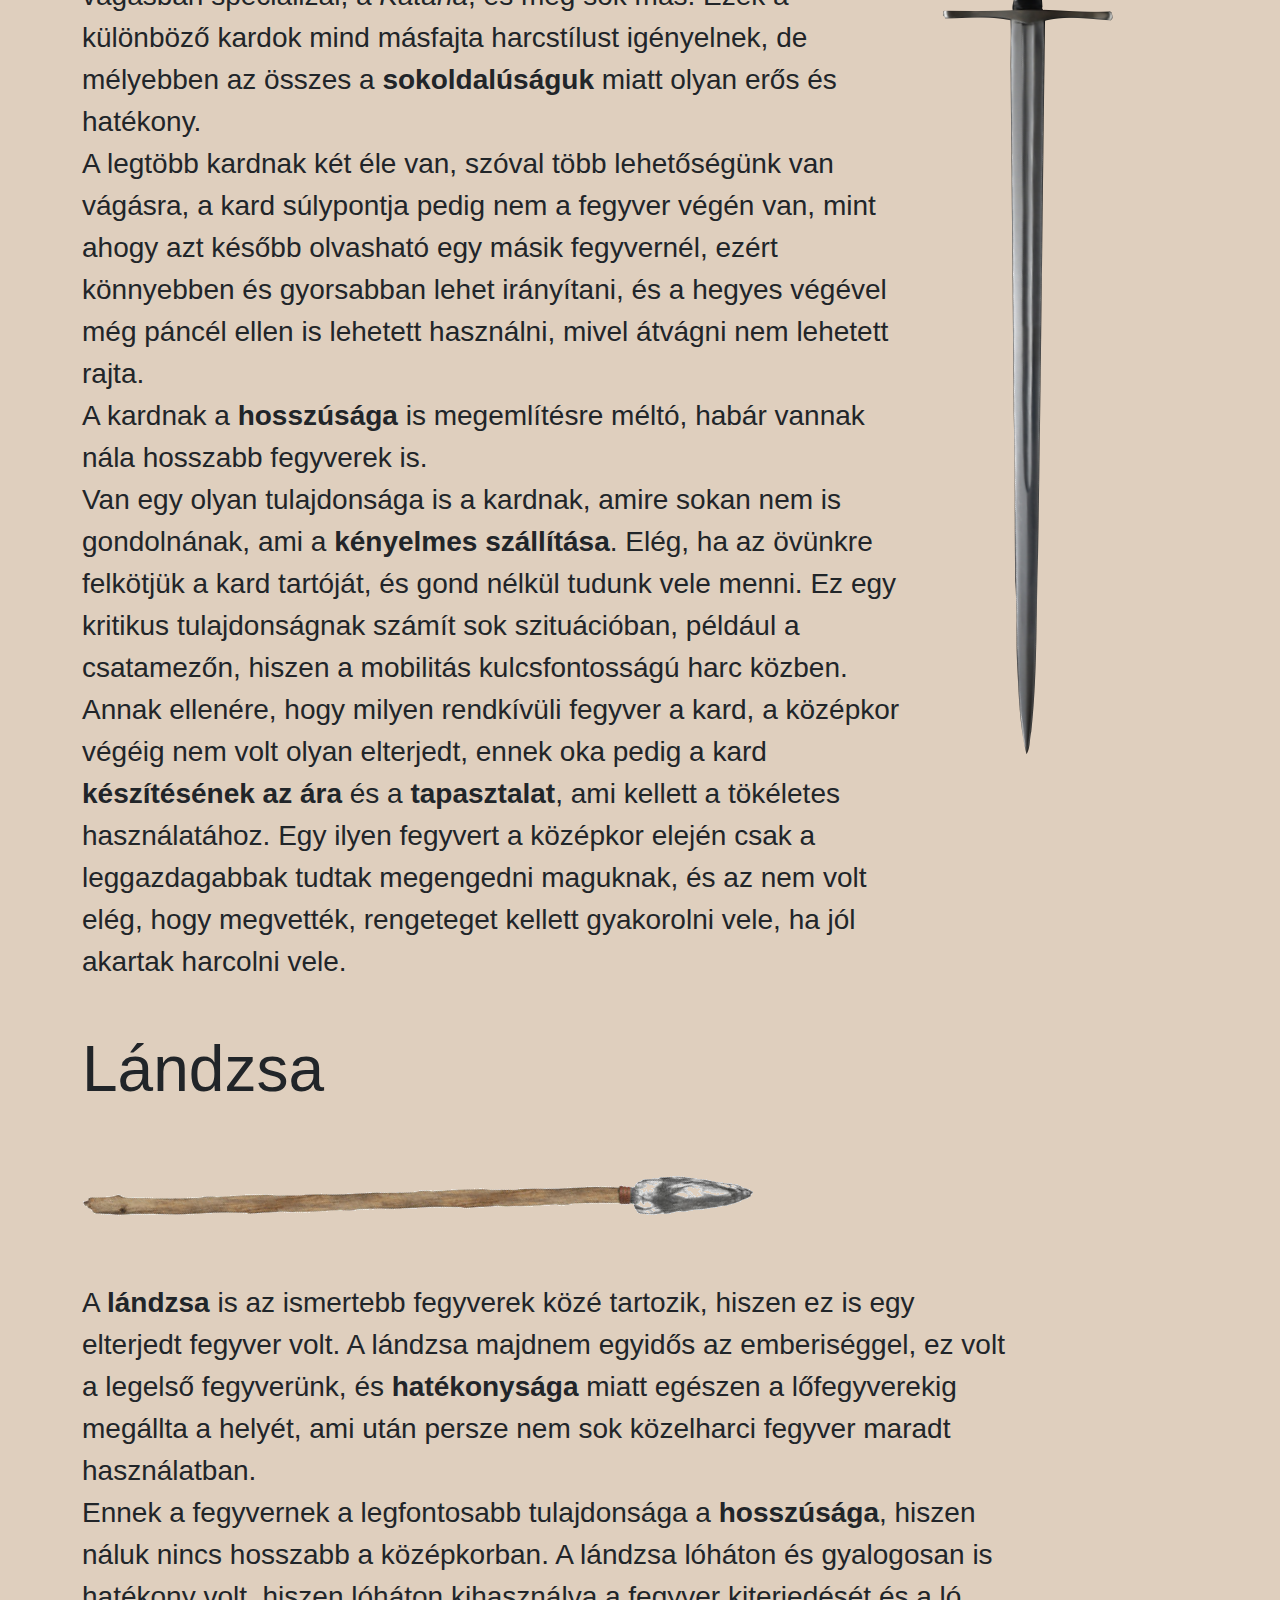
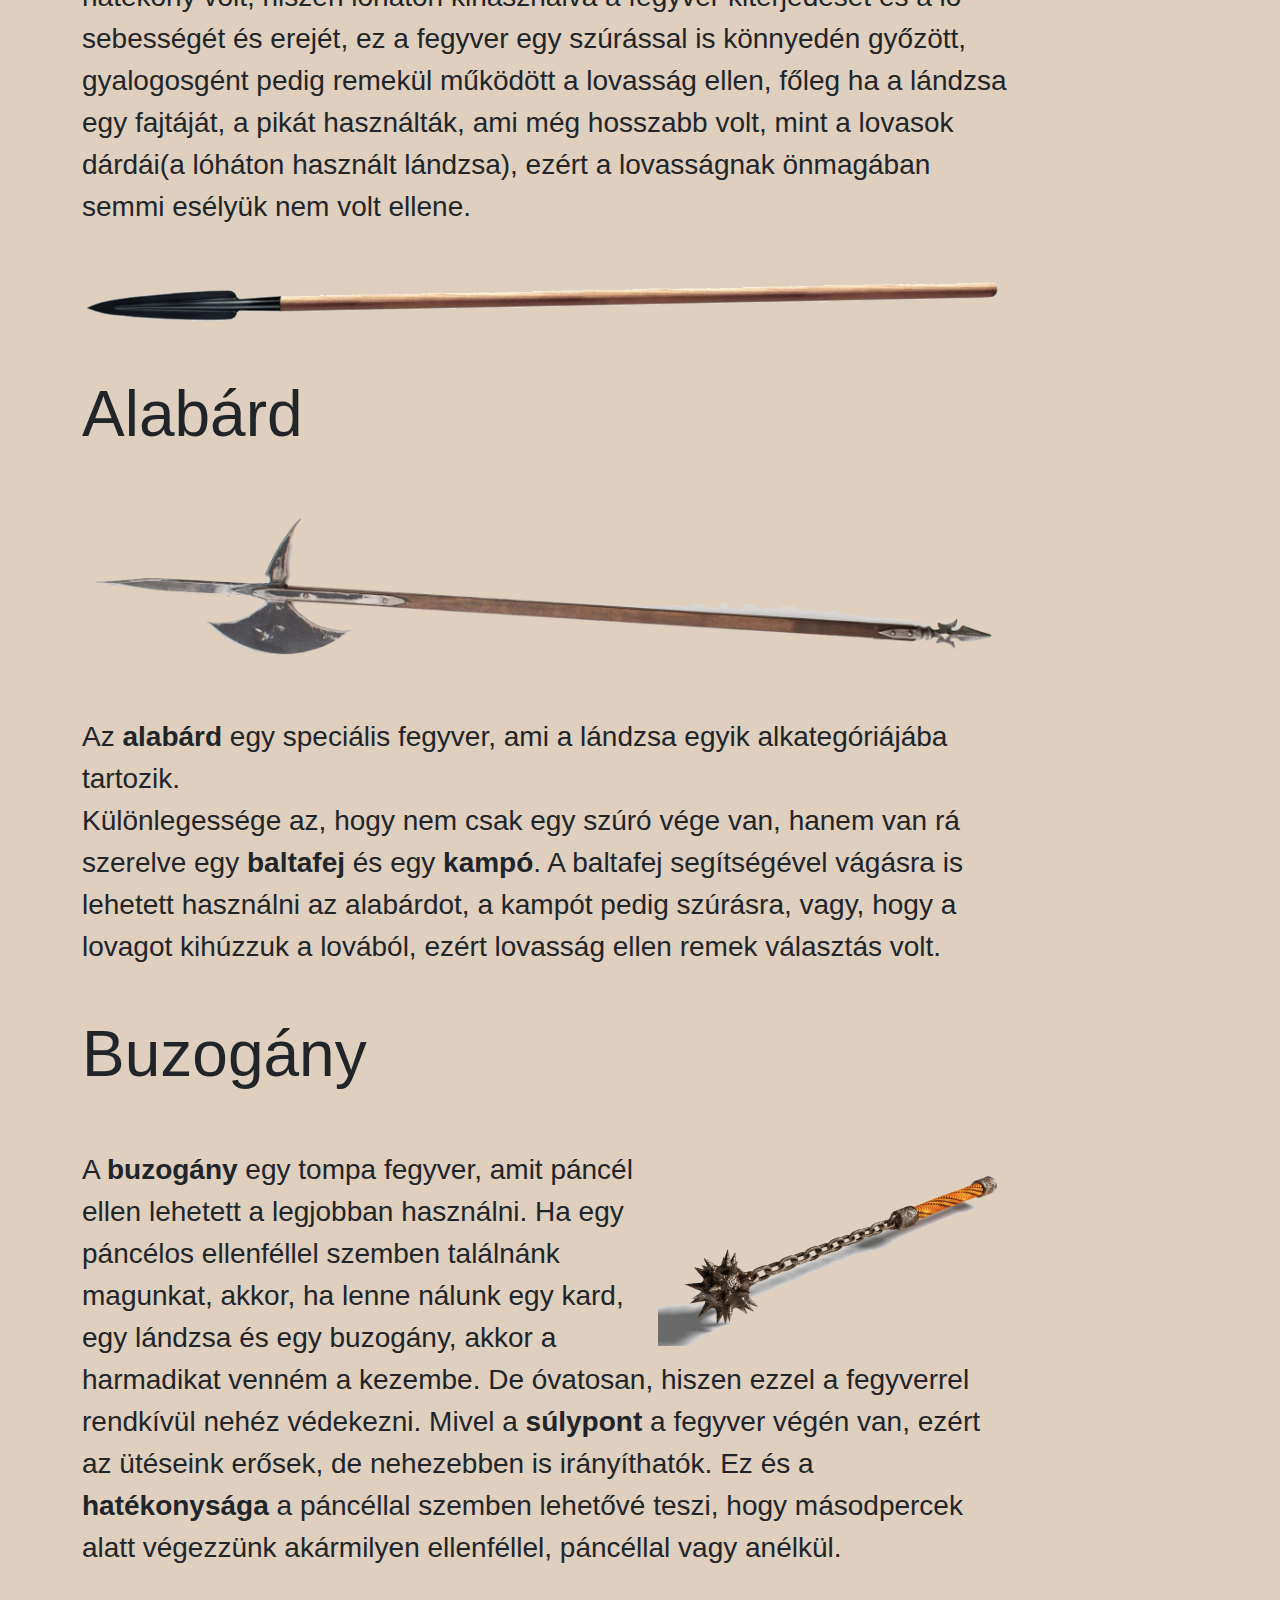
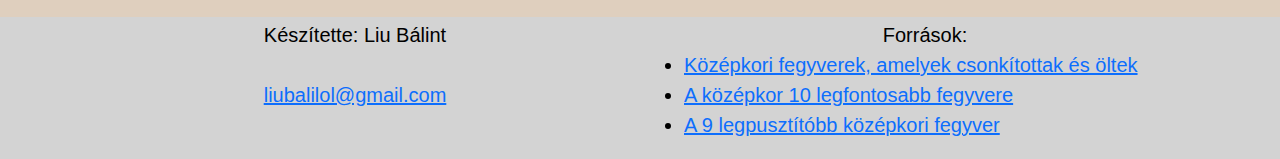
<file: kozepkor/k.html>
<!doctype html>
<html lang="hu">

<head>
    <meta charset="utf-8">
    <meta name="viewport" content="width=device-width, initial-scale=1">
    <link rel="stylesheet" href="css/bootstrap.min.css">
    <link rel="stylesheet" href="css/sajat.css">
    <link rel="stylesheet" media="print" href="css/print.css">
    <title>Közelharci fegyverek - Webfejlesztés honlap</title>
</head>

<body>
    <a class="ugras" href="#ide">Ugras tartalomra</a>
    <!--Menü-->
    <nav class="navbar navbar-expand-lg fixed-top navbar-dark bg-dark">
        <div class="container-fluid">
            <a class="navbar-brand" href="index.html"><img src="img/menuicon.png" alt="Menü"></a>
            <button class="navbar-toggler" type="button" data-bs-toggle="collapse"
                data-bs-target="#navbarSupportedContent" aria-controls="navbarSupportedContent" aria-expanded="false"
                aria-label="Toggle navigation">
                <span class="navbar-toggler-icon"></span>
            </button>
            <div class="collapse navbar-collapse" id="navbarSupportedContent">
                <ul class="navbar-nav me-auto mb-2 mb-lg-0">
                    <li class="nav-item">
                        <a class="nav-link" aria-current="page" href="index.html">Kezdőlap</a>
                    </li>
                    <li class="nav-item">
                        <a class="nav-link active" href="#top">Közelharci fegyverek</a>
                    </li>
                    <li class="nav-item">
                        <a class="nav-link" href="t.html">Távolharci fegyverek</a>
                    </li>
                    <li class="nav-item">
                        <a class="nav-link" href="o.html">Ortromgépek</a>
                    </li>
                </ul>
                <ul class="navbar-nav ms-auto">
                    <li class="nav-item">
                        <a class="nav-link" href="" id="activate-high-contrast"><img src="img/gyenge.png"
                                alt="Gyengénlátó mód"></a>
                        <a class="nav-link noborder" href="" id="activate-normal"><img src="img/gyenge.png"
                                alt="Normál mód"></a>
                    </li>
                </ul>
            </div>
        </div>
    </nav>
    <!--Háttér-->
    <div class="hatter_title d-flex d-none d-lg-block"></div>
    <div class="hatter_notitle d-flex d-lg-none"></div>
    <!--Cím-->
    <a id="ide"></a>
    <div class="container">
        <header>
            <div class="row mt-5 mb-5">
                <h1 class="display-1">Közelharci fegyverek</h1>
            </div>

            <div class="row mb-5">
                <div class="col-12 col-md-11 col-lg-10 fs-3">
                    A középkorban rengeteg közelharci fegyvert volt lehetőségünk látni és használni. Számos, a mai napig
                    híresebb fegyverek ebben a korban voltak a legelterjedtebbek.
                </div>
            </div>
        </header>
        <!--Szöveg-->

        <article>
            <div class="row mb-5">
                <h2 class="display-3">Kard</h2>
            </div>

            <div class="row mb-5">
                <div class="col-12 col-md-10 col-lg-9 fs-3">
                    A <b>kard</b> messze a legismertebb középkori fegyver, és ez nem véletlen. Önmagában a kard az egy
                    elég
                    nagy
                    kategóriát takar, hiszen ide tartozik például a <i>Hosszúkard</i>, ami egy nagy kétkezes kard, az
                    <i>Egykezes kard</i>
                    (angolul <span lang="en">"Arming sword"</span>), a <i>Falchion</i>, ami vágásban specializál, a
                    <i>Katana</i>, és még sok
                    más. Ezek a
                    különböző kardok mind másfajta harcstílust igényelnek, de mélyebben az összes a
                    <b>sokoldalúságuk</b> miatt
                    olyan erős és hatékony. <br>A legtöbb kardnak két éle van, szóval több lehetőségünk van vágásra, a
                    kard
                    súlypontja pedig nem a fegyver végén van, mint ahogy azt később olvasható egy másik fegyvernél,
                    ezért
                    könnyebben és
                    gyorsabban lehet irányítani, és a hegyes végével még páncél ellen is lehetett használni, mivel
                    átvágni nem lehetett rajta. <br>A kardnak a <b>hosszúsága</b> is megemlítésre méltó, habár vannak
                    nála
                    hosszabb
                    fegyverek is. <br>Van egy olyan tulajdonsága is a kardnak, amire sokan nem is gondolnának, ami a
                    <b>kényelmes
                        szállítása</b>. Elég, ha az övünkre felkötjük a kard tartóját, és gond nélkül tudunk vele menni.
                    Ez egy
                    kritikus tulajdonságnak számít sok szituációban, például a csatamezőn, hiszen a mobilitás
                    kulcsfontosságú harc közben. <br>Annak ellenére, hogy milyen
                    rendkívüli fegyver a kard, a középkor végéig nem volt olyan elterjedt, ennek oka pedig a kard
                    <b>készítésének az ára</b> és a <b>tapasztalat</b>, ami kellett a tökéletes használatához. Egy ilyen
                    fegyvert a
                    középkor elején csak a leggazdagabbak tudtak megengedni maguknak, és az nem volt elég, hogy
                    megvették,
                    rengeteget kellett gyakorolni vele, ha jól akartak harcolni vele.
                </div>
                <div class="d-none d-md-block col-md-2 col-lg-3">
                    <img src="img/sword.png" class="pkep" alt="Középkori hosszúard függőlegesen">
                </div>
                <div class="d-md-none col-12">
                    <img src="img/sword_sideways.png" class="img-fluid pkep" alt="Középkori hosszúkard vízszintesen">
                </div>
            </div>
        </article>

        <article>
            <div class="row mb-5">
                <h2 class="display-3">Lándzsa</h2>
            </div>

            <div class="row mb-5">
                <div class="col-12 col-md-11 col-lg-10">
                    <img src="img/ancient_spear.png" class="img-fluid pkep" alt="Ősi lándzsa">
                </div>
            </div>

            <div class="row mb-5">
                <div class="col-12 col-md-11 col-lg-10 fs-3">
                    A <b>lándzsa</b> is az ismertebb fegyverek közé tartozik, hiszen ez is egy elterjedt fegyver volt. A
                    lándzsa
                    majdnem egyidős az emberiséggel, ez volt a legelső fegyverünk, és <b>hatékonysága</b> miatt egészen
                    a
                    lőfegyverekig megállta a helyét, ami után persze nem sok közelharci fegyver maradt használatban.
                    <br>Ennek a
                    fegyvernek a legfontosabb tulajdonsága a <b>hosszúsága</b>, hiszen náluk nincs hosszabb a
                    középkorban. A
                    lándzsa lóháton és gyalogosan is hatékony volt, hiszen lóháton kihasználva a fegyver kiterjedését és
                    a
                    ló sebességét és erejét, ez a fegyver egy szúrással is könnyedén győzött, gyalogosgént pedig remekül
                    működött a lovasság ellen, főleg ha a lándzsa egy fajtáját, a pikát használták, ami még hosszabb
                    volt,
                    mint a lovasok dárdái(a lóháton használt lándzsa), ezért a lovasságnak önmagában semmi esélyük nem volt ellene.
                </div>
            </div>

            <div class="row mb-5">
                <div class="col-12 col-md-11 col-lg-10">
                    <img src="img/medieval_spear.png" class="img-fluid pkep" alt="Középkori lándzsa">
                </div>
            </div>
        </article>

        <article>
            <div class="row mb-5">
                <h2 class="display-3">Alabárd</h2>
            </div>

            <div class="row mb-5">
                <div class="col-12 col-md-11 col-lg-10">
                    <img src="img/halberd.png" class="img-fluid pkep" alt="Alabárd">
                </div>
            </div>

            <div class="row mb-5">
                <div class="col-12 col-md-11 col-lg-10 fs-3">
                    Az <b>alabárd</b> egy speciális fegyver, ami a lándzsa egyik alkategóriájába tartozik.
                    <br>Különlegessége az,
                    hogy
                    nem csak egy szúró vége van, hanem van rá szerelve egy <b>baltafej</b> és egy <b>kampó</b>. A
                    baltafej
                    segítségével
                    vágásra is lehetett használni az alabárdot, a kampót pedig szúrásra, vagy, hogy a lovagot kihúzzuk a
                    lovából, ezért lovasság ellen remek választás volt.
                </div>
            </div>
        </article>

        <article>
            <div class="row mb-5">
                <h2 class="display-3">Buzogány</h2>
            </div>

            <div class="row mb-5">
                <div class="col-12 d-block d-md-none">
                    <a href="img/chained_mace_ext.png" target="_blank">
                        <img src="img/chained_mace.png" alt="Láncos buzogány" class="float-end ms-3 img-fluid pkeph">
                    </a>
                </div>
                <div class="col-12 col-md-11 col-lg-10 fs-3">
                    <div class="d-none d-md-block">
                        <a href="img/chained_mace_ext.png" target="_blank">
                            <img src="img/chained_mace.png" alt="Láncos buzogány"
                                class="float-end ms-3 img-fluid pkeph">
                        </a>
                    </div>
                    A <b>buzogány</b> egy tompa fegyver, amit páncél ellen lehetett a legjobban használni. Ha egy
                    páncélos ellenféllel
                    szemben
                    találnánk magunkat, akkor, ha lenne nálunk egy kard, egy lándzsa és egy buzogány, akkor a harmadikat
                    venném a kezembe. De óvatosan, hiszen ezzel a fegyverrel rendkívül nehéz védekezni. Mivel a
                    <b>súlypont</b> a fegyver végén van, ezért az ütéseink erősek, de
                    nehezebben is irányíthatók. Ez és a <b>hatékonysága</b> a páncéllal szemben lehetővé teszi, hogy
                    másodpercek
                    alatt végezzünk akármilyen ellenféllel, páncéllal vagy anélkül.
                </div>
            </div>
        </article>

    </div>
    <footer>
        <div class="container">
            <div class="row">
                <div class="col-12 col-md-5 col-lg-6 fs-5">
                    Készítette: Liu Bálint<br>
                    <div class="d-none d-lg-block"><br></div>
                    <a href="mailto:liubalilol@gmail.com">liubalilol@gmail.com</a>
                </div>
                <div class="col-12 col-md-7 col-lg-6 fs-5">
                    Források:<br>
                    <ul>
                        <li><a href="https://www.history.com/news/medieval-weapons-knights-middle-ages" target="_blank"
                                class="link">Középkori
                                fegyverek, amelyek
                                csonkítottak és öltek</a></li>
                        <li><a href="https://www.medievalists.net/2020/01/most-important-weapons-middle-ages/"
                                target="_blank" class="link">A
                                középkor 10
                                legfontosabb fegyvere</a></li>
                        <li><a href="https://historylists.org/other/9-of-the-most-devistating-medieval-weapons.html"
                                target="_blank" class="link">A 9
                                legpusztítóbb középkori fegyver</a></li>
                    </ul>
                </div>
            </div>
        </div>
    </footer>

    <script src="css/bootstrap.bundle.min.js"></script>
    <script src="css/css-switch.js"></script>
</body>

</html>
</file>
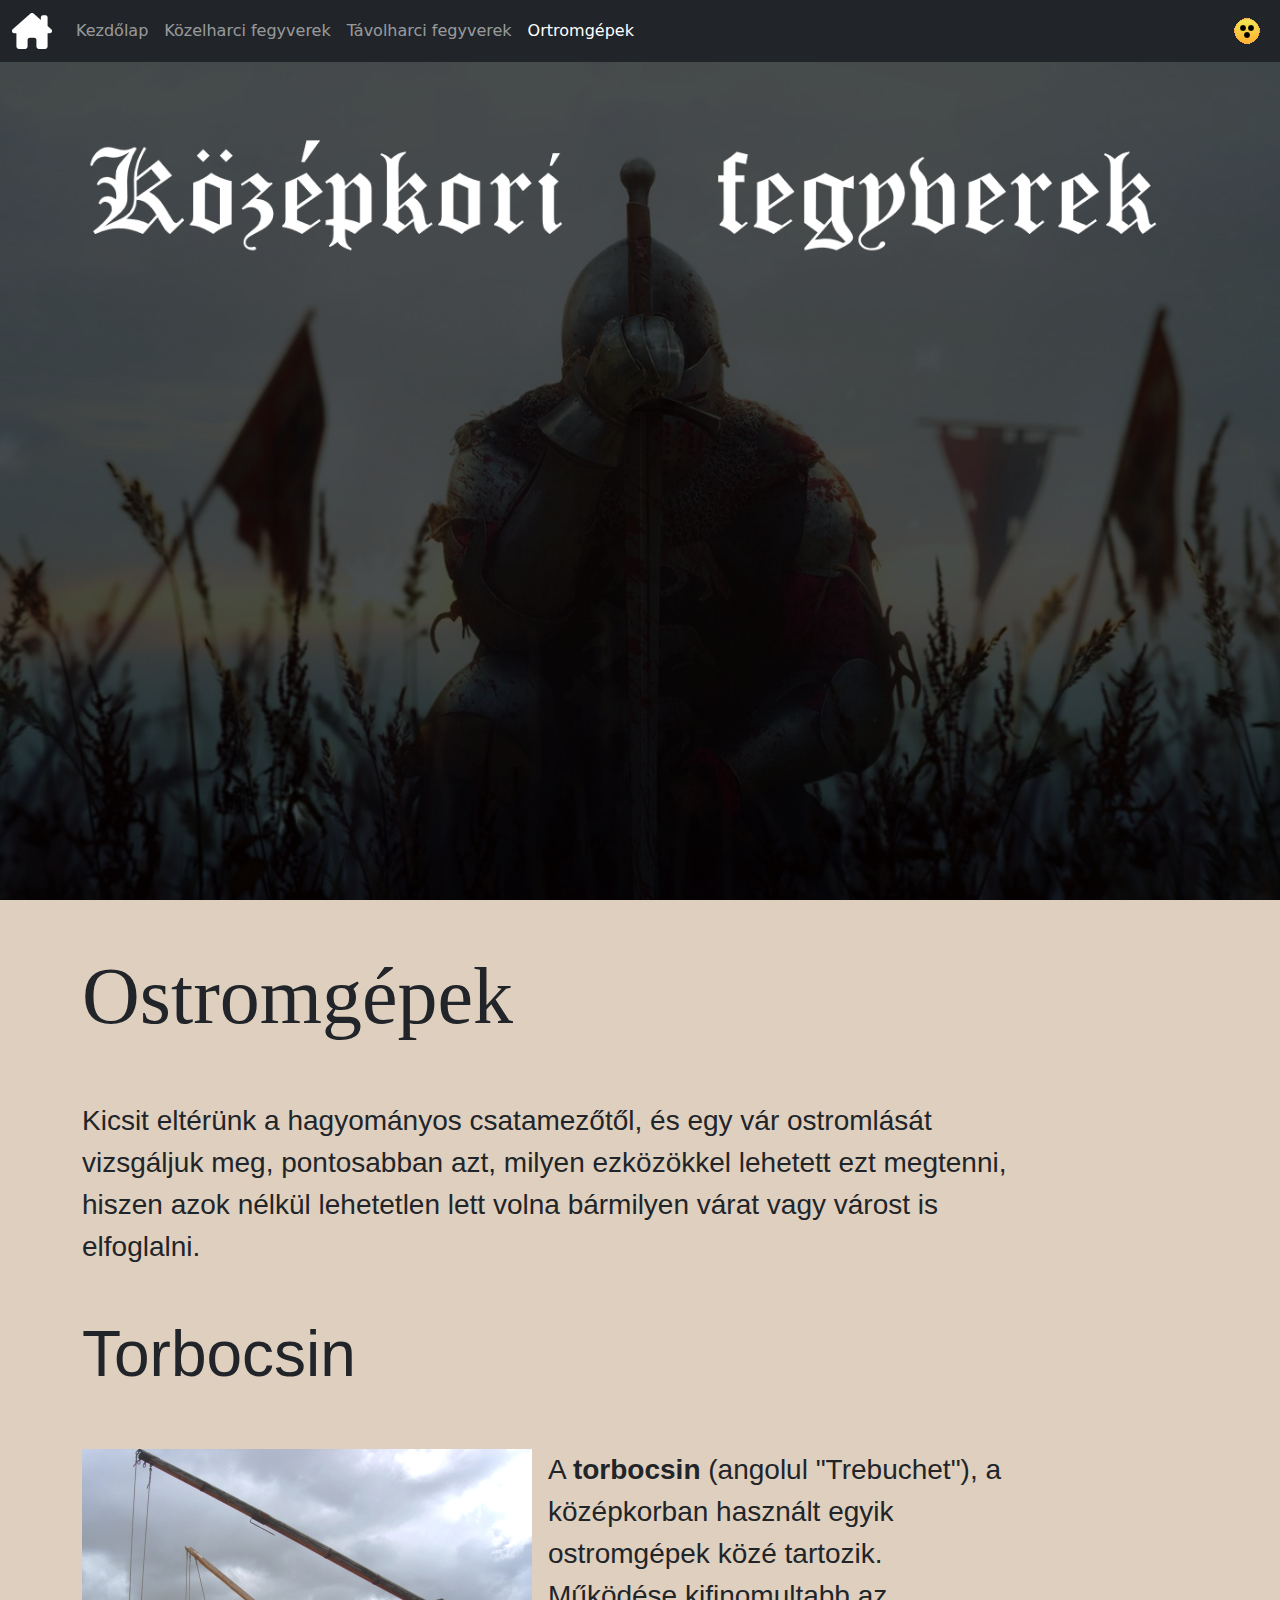
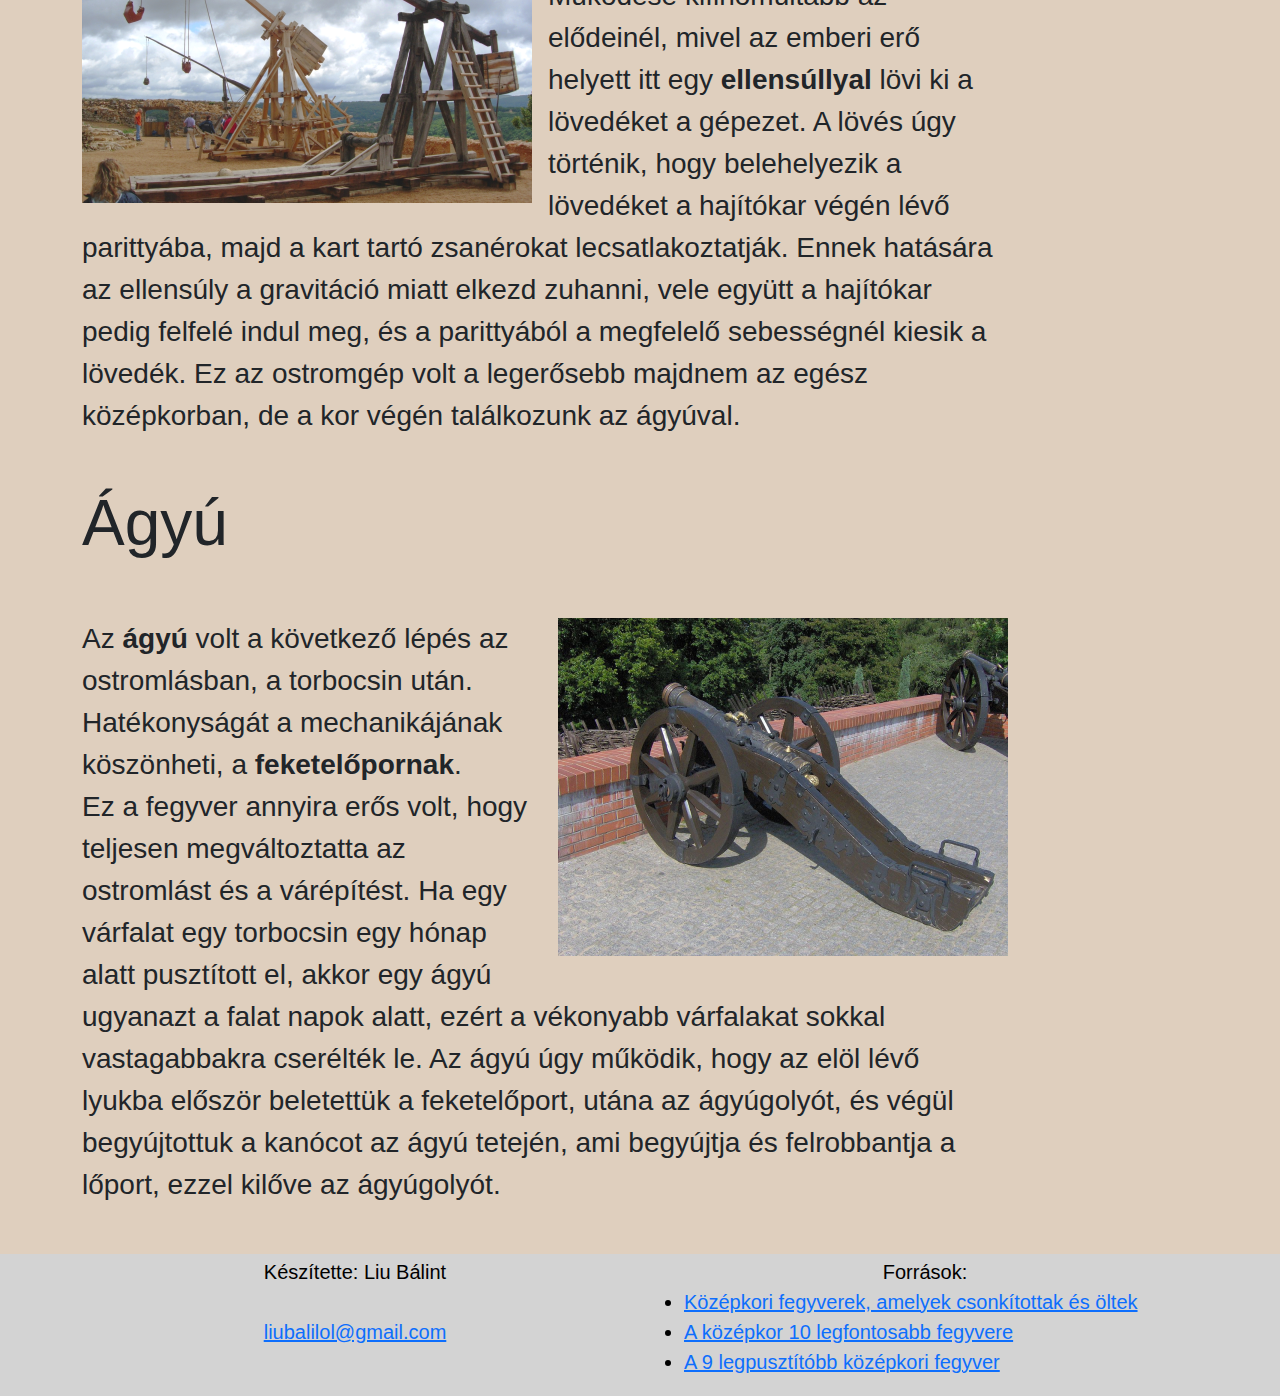
<file: kozepkor/o.html>
<!doctype html>
<html lang="hu">

<head>
    <meta charset="utf-8">
    <meta name="viewport" content="width=device-width, initial-scale=1">
    <link rel="stylesheet" href="css/bootstrap.min.css">
    <link rel="stylesheet" href="css/sajat.css">
    <link rel="stylesheet" media="print" href="css/print.css">
    <title>Ostromgépek - Webfejlesztés honlap</title>
</head>

<body>
    <a class="ugras" href="#ide">Ugras tartalomra</a>
    <!--Menü-->
    <nav class="navbar navbar-expand-lg fixed-top navbar-dark bg-dark">
        <div class="container-fluid">
            <a class="navbar-brand" href="index.html"><img src="img/menuicon.png" alt="Menü"></a>
            <button class="navbar-toggler" type="button" data-bs-toggle="collapse"
                data-bs-target="#navbarSupportedContent" aria-controls="navbarSupportedContent" aria-expanded="false"
                aria-label="Toggle navigation">
                <span class="navbar-toggler-icon"></span>
            </button>
            <div class="collapse navbar-collapse" id="navbarSupportedContent">
                <ul class="navbar-nav me-auto mb-2 mb-lg-0">
                    <li class="nav-item">
                        <a class="nav-link" aria-current="page" href="index.html">Kezdőlap</a>
                    </li>
                    <li class="nav-item">
                        <a class="nav-link" href="k.html">Közelharci fegyverek</a>
                    </li>
                    <li class="nav-item">
                        <a class="nav-link" href="t.html">Távolharci fegyverek</a>
                    </li>
                    <li class="nav-item">
                        <a class="nav-link active" href="#top">Ortromgépek</a>
                    </li>
                </ul>
                <ul class="navbar-nav ms-auto">
                    <li class="nav-item">
                        <a class="nav-link" href="" id="activate-high-contrast"><img src="img/gyenge.png" alt="Gyengénlátó mód"></a>
                        <a class="nav-link noborder" href="" id="activate-normal"><img src="img/gyenge.png" alt="Normál mód"></a>
                    </li>
                </ul>
            </div>
        </div>
    </nav>
    <!--Háttér-->
    <div class="hatter_title d-flex d-none d-lg-block justify-content-center align-items-center"></div>
    <div class="hatter_notitle d-flex d-lg-none justify-content-center align-items-center"></div>
    <!--Cím-->
    <a id="ide"></a>
    <div class="container">
        <header>
            <div class="row mt-5 mb-5">
                <h1 class="display-1">Ostromgépek</h1>
            </div>

            <div class="row mb-5">
                <div class="col-lg-10 fs-3">
                    Kicsit eltérünk a hagyományos csatamezőtől, és egy vár ostromlását vizsgáljuk meg, pontosabban azt,
                    milyen ezközökkel lehetett ezt megtenni, hiszen azok nélkül lehetetlen lett volna bármilyen várat vagy
                    várost is elfoglalni.
                </div>
            </div>
        </header>

        <!--Szöveg-->

        <article>
            <div class="row mb-5">
                <h2 class="display-3">Torbocsin</h2>
            </div>

            <div class="row mb-5">
                <div class="col-12 d-block d-md-none">
                    <a href="img/trebuchet_ext.png" target="_blank">
                        <img src="img/trebuchet.png" alt="Torbocsinok a várfalnál, környékében emberek" class="float-start me-3 img-fluid pkepw">
                    </a>
                </div>
                <div class="col-12 col-lg-10 fs-3">
                    <div class="d-none d-md-block">
                        <a href="img/trebuchet_ext.png" target="_blank">
                            <img src="img/trebuchet.png" alt="Torbocsinok a várfalnál, környékében emberek" class="float-start me-3 img-fluid pkepw">
                        </a>
                    </div>
                    A <b>torbocsin</b> (angolul <span lang="en">"Trebuchet"</span>), a középkorban használt egyik ostromgépek közé tartozik.
                    <br>Működése
                    kifinomultabb az elődeinél, mivel az emberi erő helyett itt egy <b>ellensúllyal</b> lövi ki a lövedéket a
                    gépezet. A lövés úgy történik, hogy belehelyezik a lövedéket a hajítókar végén lévő parittyába, majd
                    a
                    kart tartó zsanérokat lecsatlakoztatják. Ennek hatására az ellensúly a gravitáció miatt elkezd
                    zuhanni,
                    vele együtt a hajítókar pedig felfelé indul meg, és a parittyából a megfelelő sebességnél kiesik a
                    lövedék. Ez az ostromgép volt a legerősebb majdnem az egész középkorban, de a kor végén találkozunk
                    az
                    ágyúval.
                </div>
            </div>
        </article>

        <article>
            <div class="row mb-5">
                <h2 class="display-3">Ágyú</h2>
            </div>

            <div class="row mb-5">
                <div class="col-12 d-block d-md-none">
                    <a href="img/cannon_ext.png" target="_blank">
                        <img src="img/cannon.png" alt="Ágyú várfalnál" class="float-end ms-3 img-fluid pkepw">
                    </a>
                </div>
                <div class="col-12 col-lg-10 fs-3">
                    <div class="d-none d-md-block">
                        <a href="img/cannon_ext.png" target="_blank">
                            <img src="img/cannon.png" alt="Ágyú várfalnál" class="float-end ms-3 img-fluid pkepw">
                        </a>
                    </div>
                    Az <b>ágyú</b> volt a következő lépés az ostromlásban, a torbocsin után. Hatékonyságát a
                    mechanikájának
                    köszönheti, a <b>feketelőpornak</b>. <br>Ez a fegyver annyira erős volt, hogy teljesen megváltoztatta az
                    ostromlást
                    és a várépítést. Ha egy várfalat egy torbocsin egy hónap alatt pusztított el, akkor egy ágyú
                    ugyanazt a
                    falat napok alatt, ezért a vékonyabb várfalakat sokkal vastagabbakra cserélték le. Az ágyú úgy
                    működik,
                    hogy az elöl lévő lyukba először beletettük a feketelőport, utána az ágyúgolyót, és végül
                    begyújtottuk a
                    kanócot az ágyú tetején, ami begyújtja és felrobbantja a lőport, ezzel kilőve az ágyúgolyót.
                </div>
            </div>
        </article>

    </div>
    <footer>
        <div class="container">
            <div class="row">
                <div class="col-12 col-md-5 col-lg-6 fs-5">
                    Készítette: Liu Bálint<br>
                    <div class="d-none d-lg-block"><br></div>
                    <a href="mailto:liubalilol@gmail.com">liubalilol@gmail.com</a>
                </div>
                <div class="col-12 col-md-7 col-lg-6 fs-5">
                    Források:<br>
                    <ul>
                        <li><a href="https://www.history.com/news/medieval-weapons-knights-middle-ages" target="_blank"
                                class="link">Középkori
                                fegyverek, amelyek
                                csonkítottak és öltek</a></li>
                        <li><a href="https://www.medievalists.net/2020/01/most-important-weapons-middle-ages/"
                                target="_blank" class="link">A
                                középkor 10
                                legfontosabb fegyvere</a></li>
                        <li><a href="https://historylists.org/other/9-of-the-most-devistating-medieval-weapons.html"
                                target="_blank" class="link">A 9
                                legpusztítóbb középkori fegyver</a></li>
                    </ul>
                </div>
            </div>
        </div>
    </footer>

    <script src="css/bootstrap.bundle.min.js"></script>
    <script src="css/css-switch.js"></script>
</body>

</html>
</file>
<file: css/sajat.css>
body {
    background-color: #cfccbf;
}

.hatter_title {
    background-image: url('../img/menu_title_final.png');
    height: 100vh;
    background-size: cover;
    background-position: center;
    background-repeat: no-repeat;
}

footer {
    text-align: center;
    padding: 3px;
    background-color: lightgray;
    color: black;
}

.ugras{
    position: absolute;
    top:55px;
    opacity: 0;
}

.ugras:focus{
    opacity: 1;
}

ul{
    text-align: left;
}

a:visited{
    color:purple
}

figcaption {
    background-color: transparent;
    color: black;
    font-style: italic;
    padding: 2px;
    text-align: center;
  }

.container{
    font-family: Arial, Helvetica, sans-serif;
}

h1{
    font-family: 'Times New Roman', Times, serif;
}

h2{
    font-family: Verdana, Tahoma, sans-serif;
}

aside{
    border-style: groove;
    padding: 1em;
}

.center {
    display: block;
    margin-left: auto;
    margin-right: auto;
}

.accordion-body {
    color: rgb(31, 30, 30);
    background-color: rgb(230, 244, 245);
}

.accordion-button.accordion-button:not(.collapsed){
    color: rgb(31, 30, 30);
    background-color: rgb(247, 250, 237);
}

img {
    max-width: 900px;
    height: auto;
}

.bigger {
    max-width: 100%;
    height: auto;
}
</file>
<file: kozepkor/css/sajat.css>
body {
    background-color: #DFCFBE;
}

.hatter_title {
    background-image: url('../img/menu_title_final.png');
    height: 100vh;
    background-size: cover;
    background-position: center;
    background-repeat: no-repeat;
}

.hatter_notitle {
    background-image: url('../img/menu_notitle_final.png');
    height: 100vh;
    background-size: cover;
    background-position: center;
    background-repeat: no-repeat;
}

footer {
    text-align: center;
    padding: 3px;
    background-color: lightgray;
    color: black;
}

.ugras{
    position: absolute;
    top:55px;
    opacity: 0;
}

.ugras:focus{
    opacity: 1;
}

ul{
    text-align: left;
}

a:visited{
    color:purple
}

figcaption {
    background-color: transparent;
    color: black;
    font-style: italic;
    padding: 2px;
    text-align: center;
  }

.container{
    font-family: Arial, Helvetica, sans-serif;
}

h1{
    font-family: 'Times New Roman', Times, serif;
}

h2{
    font-family: Verdana, Tahoma, sans-serif;
}

aside{
    border-style: groove;
    padding: 1em;
}

.center {
    display: block;
    margin-left: auto;
    margin-right: auto;
}

/* xhtml */

.xugras{
    position: absolute;
    top:180px;
    opacity: 0;
}

.xugras:focus{
    opacity: 1;
}

.xgomb{
    height:150px;
    width:200px;
}

.xh1{
    margin-left: 10vh;
    margin-right: 10vh;
    font-size: 4em;
    font-family: 'Times New Roman', serif;
}

.xp{
    margin-left: 10vh;
    margin-right: 10vh;
    font-size: 2em;
    font-family: Verdana, sans-serif;
}

#activate-normal{
	display: none;
}
</file>
<file: kozepkor/css/print.css>
@media print{
body{
    background-color: white;
    color:black;
    margin: 0;
    padding: 0;
}

div{
    width: 100vw; 
    height: auto;
}

.container{
    margin: 1em;
    padding: 1em;
    font-size: 1em;
}

figure{
    margin-bottom: 0;
}

.mb-5{
    margin-bottom:1rem !important;
}

.display-1{
    font-size: 25px;
}

.display-3{
    font-size: 20px;
}

.fs-3{
    font-size: 15px !important;
}

.fs-4{
    font-size: 15px !important;
}

tr{
    font-size: 15px;
}

caption{
    font-size: 15px;
}

form{
    font-size: 15px;
}

video{
    display: none;
}

footer{
    display: none !important;
}

nav{
    display: none !important;
}

.hatter_title{
    display: none !important;
}

.hatter_notitle{
    display: none !important;
}

.pkep{
    max-width: 40%;
    height: auto;
}

.pkepw{
    max-width: 100px;
    height: auto;
}

.pkeph{
    max-height: 100px;
    width: auto;
}

h1{
    font-family: Arial, sans-serif;
}

.pagebreak{
    page-break-before: always;
}

.noprint{
    display: none !important;
}
}
</file>
<file: lampajatek/style.css>
body {
    font-family: Verdana, Arial, sans-serif;
    background-color: #312855;
    color: #ffffff;
}

table,
td {
    background-color: white;
    border: 2px solid grey;
    border-collapse: collapse;
    min-width: 35px;
    height: 35px;
    text-align: center;
    font-weight: 600;
    font-size: 23px;

}

div {
    position: absolute;
    top: 50%;
    left: 50%;
    transform: translate(-50%, -50%);

    border-radius: 10px;
    padding-bottom: 1px;
    padding-top: 5px;
    background-color: #5d74ce;
}

form {
    display: flex;
    flex-direction: column;
}

input {
    color: #000000;
    margin-bottom: 10px;
}

select {
    color: #000000;
    margin-bottom: 10px;
}

h1 {
    text-align: left;
    margin-top: 10px;
    font-size: 20px;
}
</file>
